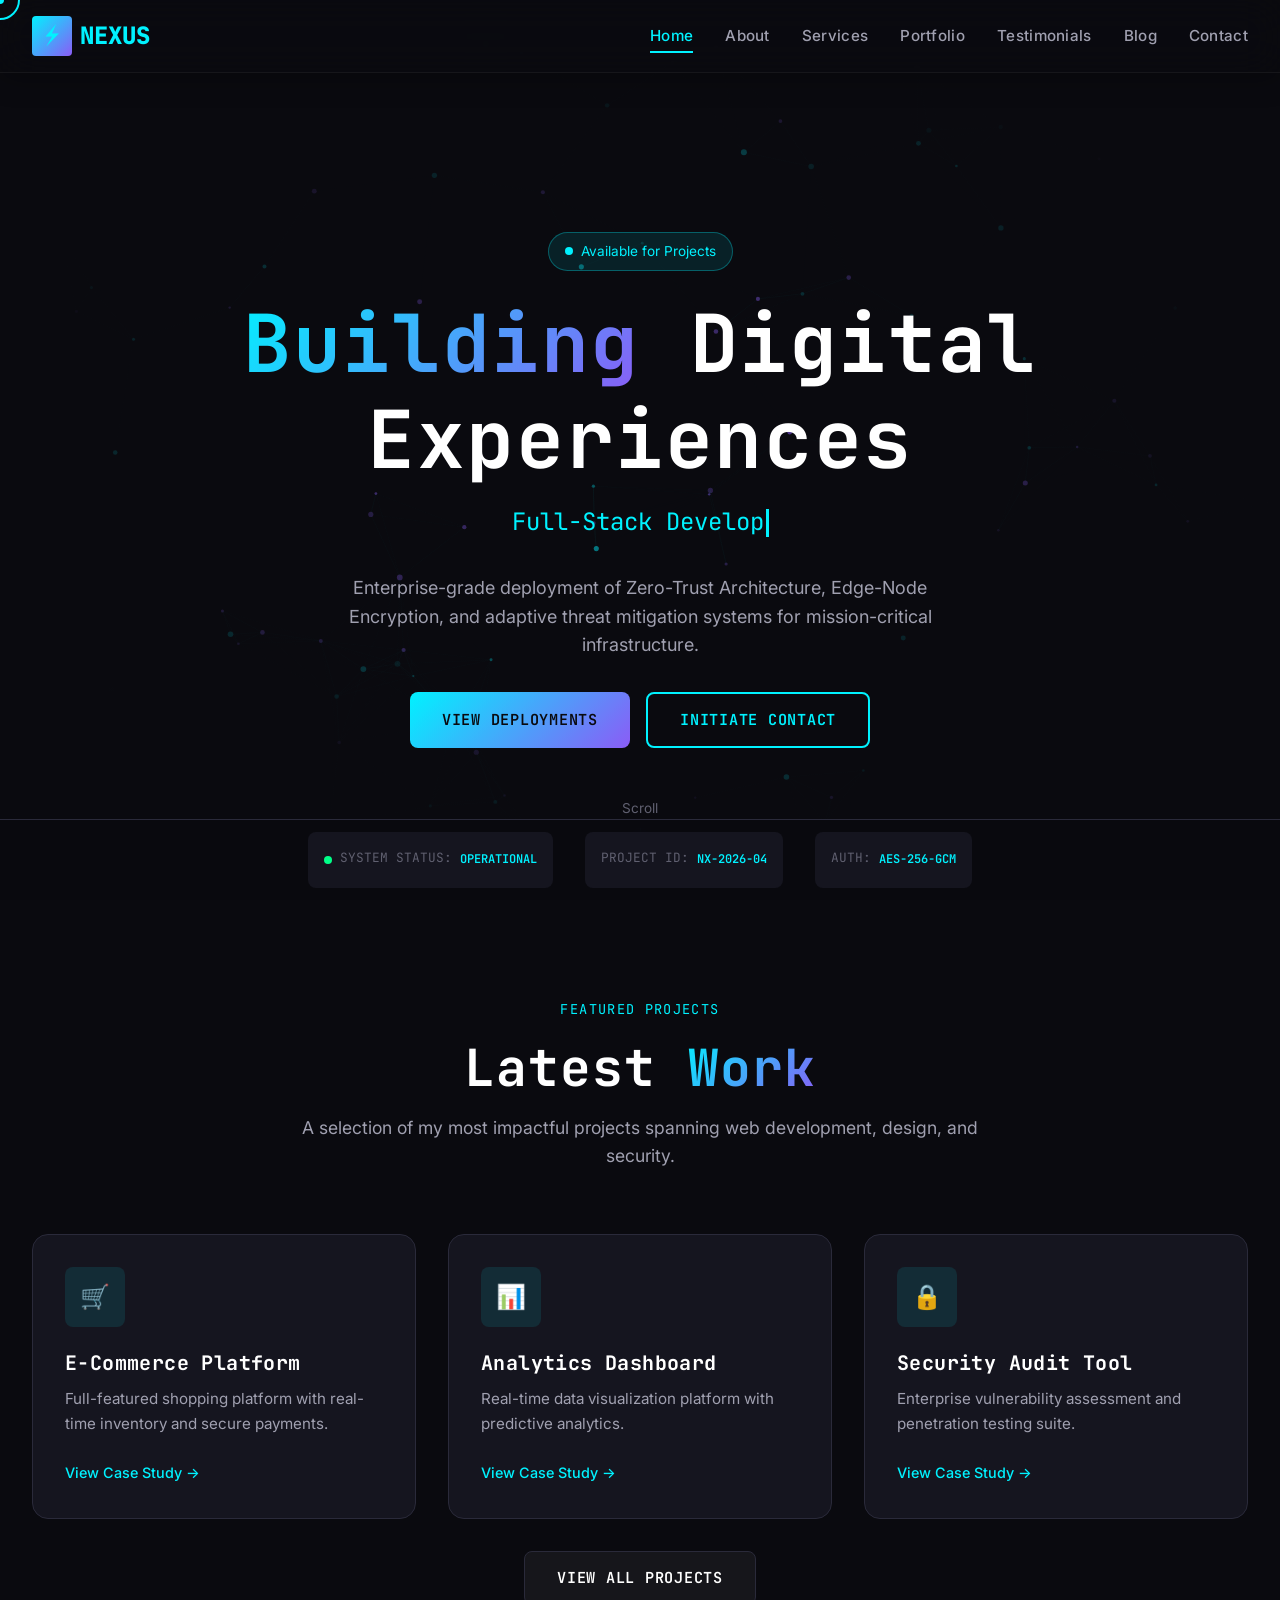
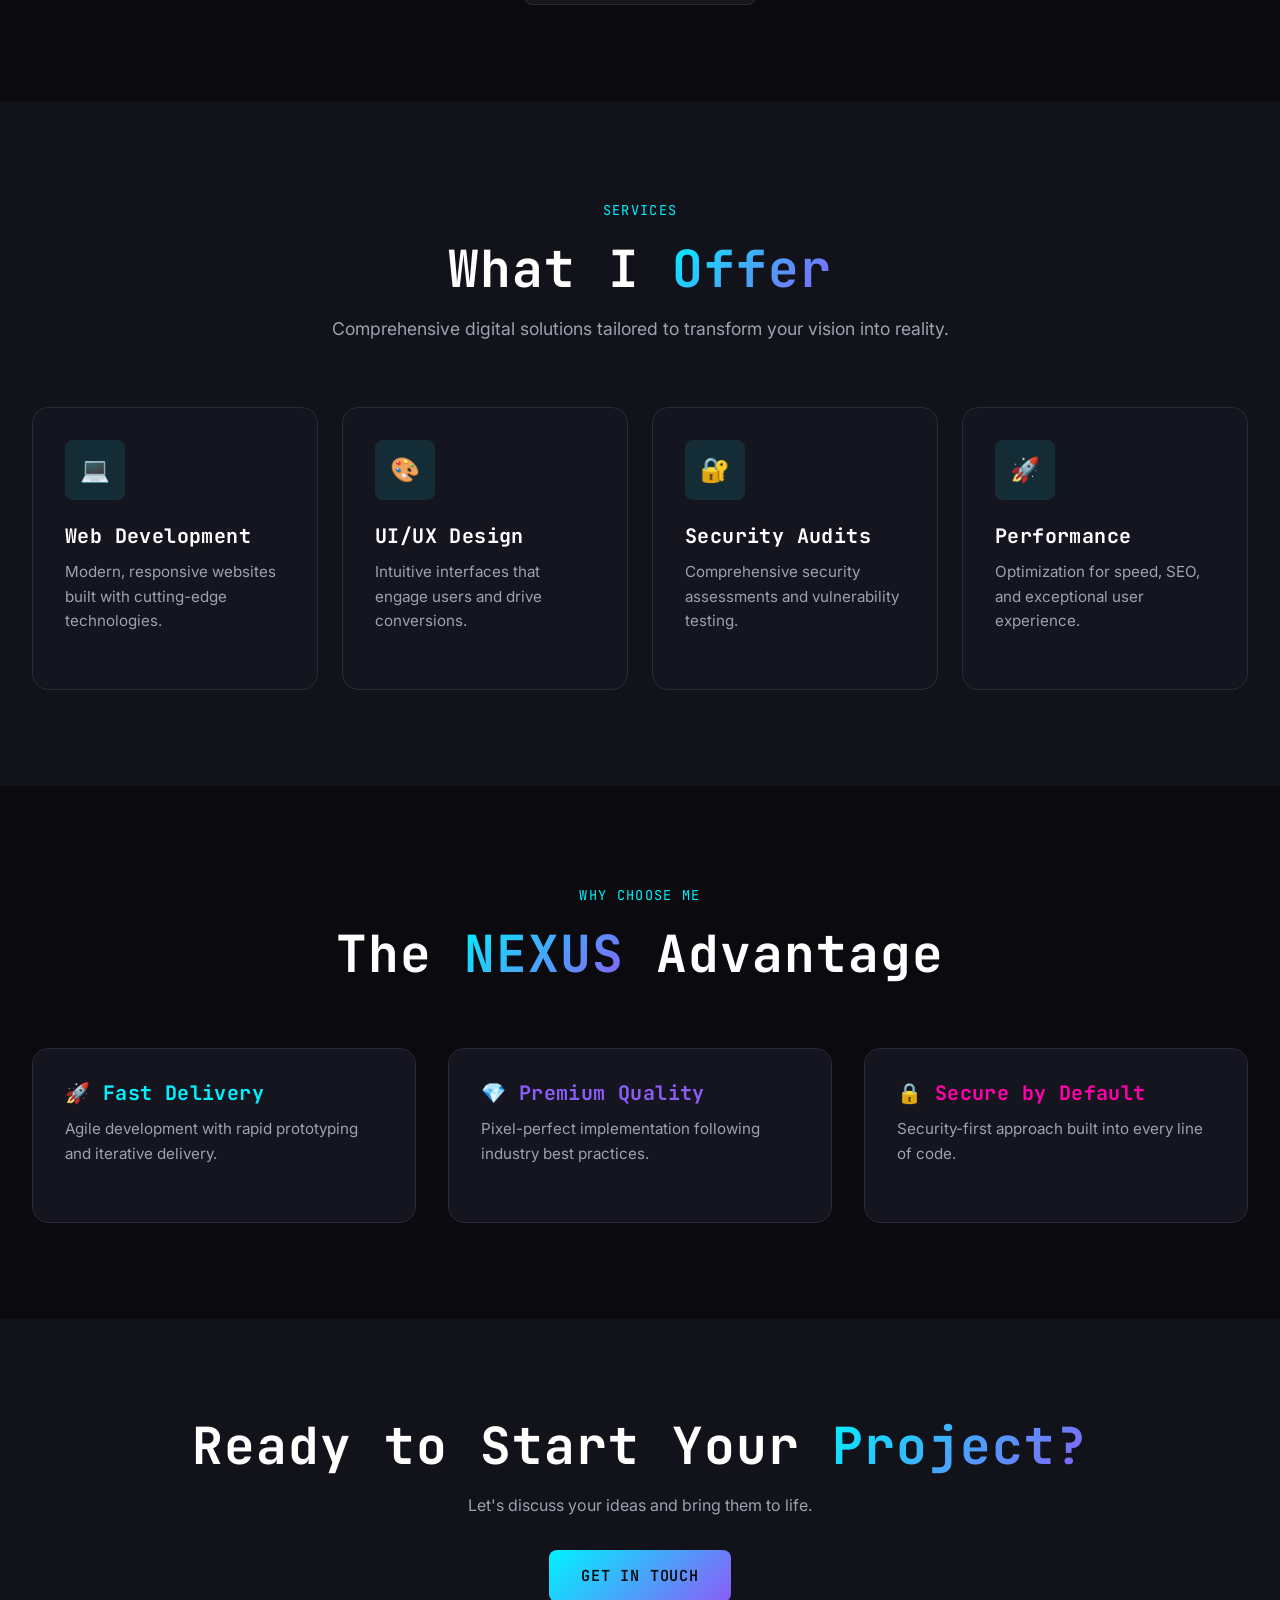
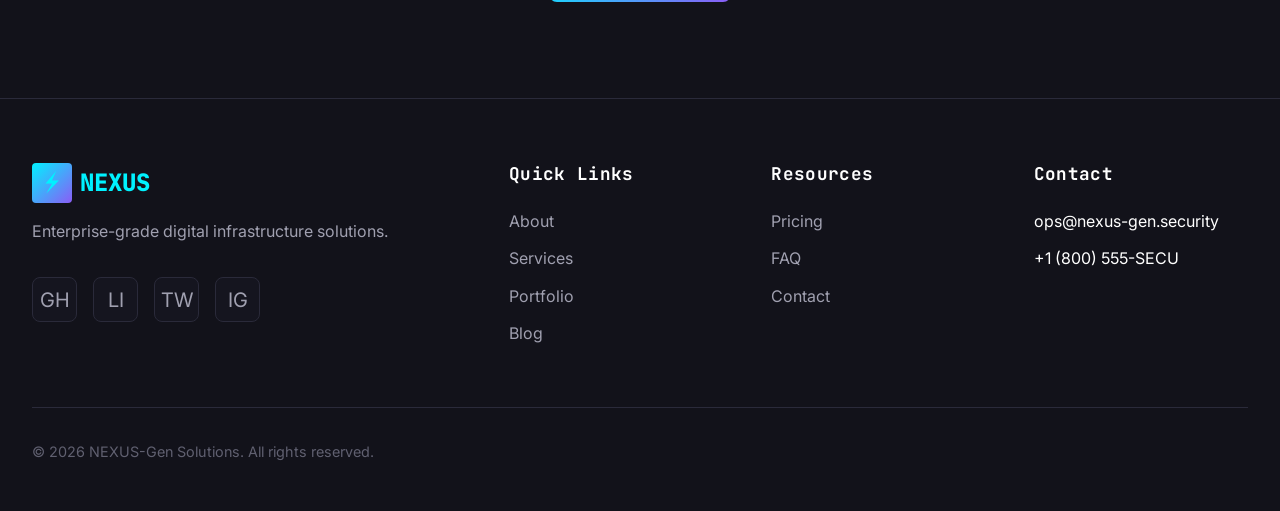
<file: index.html>
<!DOCTYPE html>
<html lang="en">
<head>
  <meta charset="UTF-8">
  <meta name="viewport" content="width=device-width, initial-scale=1.0">
  <title>NEXUS | Elite Portfolio</title>
  <link rel="stylesheet" href="css/main.css">
  <link rel="icon" href="data:image/svg+xml,<svg xmlns='http://www.w3.org/2000/svg' viewBox='0 0 100 100'><text y='.9em' font-size='90'>⚡</text></svg>">
</head>
<body class="has-meta-footer">
  <div class="cursor-dot"></div>
  <div class="cursor-outline"></div>

  <header class="header">
    <div class="container header-inner">
      <a href="index.html" class="logo">
        <div class="logo-icon">⚡</div>
        NEXUS
      </a>
      <nav class="nav">
        <a href="index.html" class="nav-link active">Home</a>
        <a href="about.html" class="nav-link">About</a>
        <a href="services.html" class="nav-link">Services</a>
        <a href="portfolio.html" class="nav-link">Portfolio</a>
        <a href="testimonial.html" class="nav-link">Testimonials</a>
        <a href="blog.html" class="nav-link">Blog</a>
        <a href="contact.html" class="nav-link">Contact</a>
      </nav>
      <button class="mobile-menu-btn">
        <span></span>
        <span></span>
        <span></span>
      </button>
    </div>
  </header>

  <section class="hero">
    <div class="hero-bg">
      <canvas id="particles-canvas"></canvas>
    </div>
    <div class="hero-bg-overlay"></div>
    <div class="container hero-content">
      <div class="hero-badge">
        <span class="hero-badge-dot"></span>
        Available for Projects
      </div>
      <h1 class="hero-title">
        <span class="text-gradient">Building</span> Digital<br>Experiences
      </h1>
      <p class="hero-subtitle">
        <span class="typing-text"></span><span class="cursor-caret"></span>
      </p>
      <p class="hero-description">
        Enterprise-grade deployment of Zero-Trust Architecture, Edge-Node Encryption, and adaptive threat mitigation systems for mission-critical infrastructure.
      </p>
      <div class="hero-buttons">
        <a href="portfolio.html" class="btn btn-primary">View Deployments</a>
        <a href="contact.html" class="btn btn-secondary">Initiate Contact</a>
      </div>
    </div>
    <div class="hero-scroll">
      <span>Scroll</span>
      <div class="hero-scroll-line"></div>
    </div>
  </section>

  <section class="section">
    <div class="container">
      <div class="section-header reveal">
        <span class="section-label">Featured Projects</span>
        <h2 class="section-title">Latest <span class="text-gradient">Work</span></h2>
        <p class="section-description">
          A selection of my most impactful projects spanning web development, design, and security.
        </p>
      </div>
      <div class="grid-3">
        <div class="card reveal delay-1">
          <div class="card-icon">🛒</div>
          <h3 class="card-title">E-Commerce Platform</h3>
          <p class="card-description">Full-featured shopping platform with real-time inventory and secure payments.</p>
          <a href="case-study-1.html" class="card-link">View Case Study →</a>
        </div>
        <div class="card reveal delay-2">
          <div class="card-icon">📊</div>
          <h3 class="card-title">Analytics Dashboard</h3>
          <p class="card-description">Real-time data visualization platform with predictive analytics.</p>
          <a href="case-study-2.html" class="card-link">View Case Study →</a>
        </div>
        <div class="card reveal delay-3">
          <div class="card-icon">🔒</div>
          <h3 class="card-title">Security Audit Tool</h3>
          <p class="card-description">Enterprise vulnerability assessment and penetration testing suite.</p>
          <a href="case-study-3.html" class="card-link">View Case Study →</a>
        </div>
      </div>
      <div class="text-center mt-4 reveal">
        <a href="portfolio.html" class="btn btn-ghost">View All Projects</a>
      </div>
    </div>
  </section>

  <section class="section" style="background: var(--bg-secondary);">
    <div class="container">
      <div class="section-header reveal">
        <span class="section-label">Services</span>
        <h2 class="section-title">What I <span class="text-gradient">Offer</span></h2>
        <p class="section-description">
          Comprehensive digital solutions tailored to transform your vision into reality.
        </p>
      </div>
      <div class="grid-4">
        <div class="card reveal delay-1">
          <div class="card-icon">💻</div>
          <h4 class="card-title">Web Development</h4>
          <p class="card-description">Modern, responsive websites built with cutting-edge technologies.</p>
        </div>
        <div class="card reveal delay-2">
          <div class="card-icon">🎨</div>
          <h4 class="card-title">UI/UX Design</h4>
          <p class="card-description">Intuitive interfaces that engage users and drive conversions.</p>
        </div>
        <div class="card reveal delay-3">
          <div class="card-icon">🔐</div>
          <h4 class="card-title">Security Audits</h4>
          <p class="card-description">Comprehensive security assessments and vulnerability testing.</p>
        </div>
        <div class="card reveal delay-4">
          <div class="card-icon">🚀</div>
          <h4 class="card-title">Performance</h4>
          <p class="card-description">Optimization for speed, SEO, and exceptional user experience.</p>
        </div>
      </div>
    </div>
  </section>

  <section class="section">
    <div class="container">
      <div class="section-header reveal">
        <span class="section-label">Why Choose Me</span>
        <h2 class="section-title">The <span class="text-gradient">NEXUS</span> Advantage</h2>
      </div>
      <div class="grid-3">
        <div class="card reveal delay-1">
          <h4 class="card-title text-cyan">🚀 Fast Delivery</h4>
          <p class="card-description">Agile development with rapid prototyping and iterative delivery.</p>
        </div>
        <div class="card reveal delay-2">
          <h4 class="card-title text-purple">💎 Premium Quality</h4>
          <p class="card-description">Pixel-perfect implementation following industry best practices.</p>
        </div>
        <div class="card reveal delay-3">
          <h4 class="card-title text-magenta">🔒 Secure by Default</h4>
          <p class="card-description">Security-first approach built into every line of code.</p>
        </div>
      </div>
    </div>
  </section>

  <section class="section" style="background: var(--bg-secondary);">
    <div class="container text-center">
      <h2 class="reveal">Ready to Start Your <span class="text-gradient">Project?</span></h2>
      <p class="mt-2 mb-4 reveal delay-1">Let's discuss your ideas and bring them to life.</p>
      <a href="contact.html" class="btn btn-primary reveal delay-2">Get in Touch</a>
    </div>
  </section>

  <footer class="footer">
    <div class="container">
      <div class="footer-grid">
        <div class="footer-brand">
          <a href="index.html" class="logo">
            <div class="logo-icon">⚡</div>
            NEXUS
          </a>
          <p>Enterprise-grade digital infrastructure solutions.</p>
          <div class="social-links">
            <a href="#" class="social-link">GH</a>
            <a href="#" class="social-link">LI</a>
            <a href="#" class="social-link">TW</a>
            <a href="#" class="social-link">IG</a>
          </div>
        </div>
        <div class="footer-col">
          <h4 class="footer-title">Quick Links</h4>
          <ul class="footer-links">
            <li><a href="about.html">About</a></li>
            <li><a href="services.html">Services</a></li>
            <li><a href="portfolio.html">Portfolio</a></li>
            <li><a href="blog.html">Blog</a></li>
          </ul>
        </div>
        <div class="footer-col">
          <h4 class="footer-title">Resources</h4>
          <ul class="footer-links">
            <li><a href="pricing.html">Pricing</a></li>
            <li><a href="faq.html">FAQ</a></li>
            <li><a href="contact.html">Contact</a></li>
          </ul>
        </div>
        <div class="footer-col">
          <h4 class="footer-title">Contact</h4>
          <ul class="footer-links">
            <li>ops@nexus-gen.security</li>
            <li>+1 (800) 555-SECU</li>
          </ul>
        </div>
      </div>
      <div class="footer-bottom">
        <p class="footer-copyright">© 2026 NEXUS-Gen Solutions. All rights reserved.</p>
      </div>
    </div>
  </footer>

  <div class="project-meta-footer">
    <div class="container project-meta-inner">
      <div class="meta-item">
        <span class="status-indicator"><span class="status-dot"></span></span>
        <span class="meta-label">SYSTEM STATUS:</span>
        <span class="meta-value">OPERATIONAL</span>
      </div>
      <div class="meta-item">
        <span class="meta-label">PROJECT ID:</span>
        <span class="meta-value">NX-2026-04</span>
      </div>
      <div class="meta-item">
        <span class="meta-label">AUTH:</span>
        <span class="meta-value">AES-256-GCM</span>
      </div>
    </div>
  </div>

  <script src="js/main.js"></script>
</body>
</html>
</file>
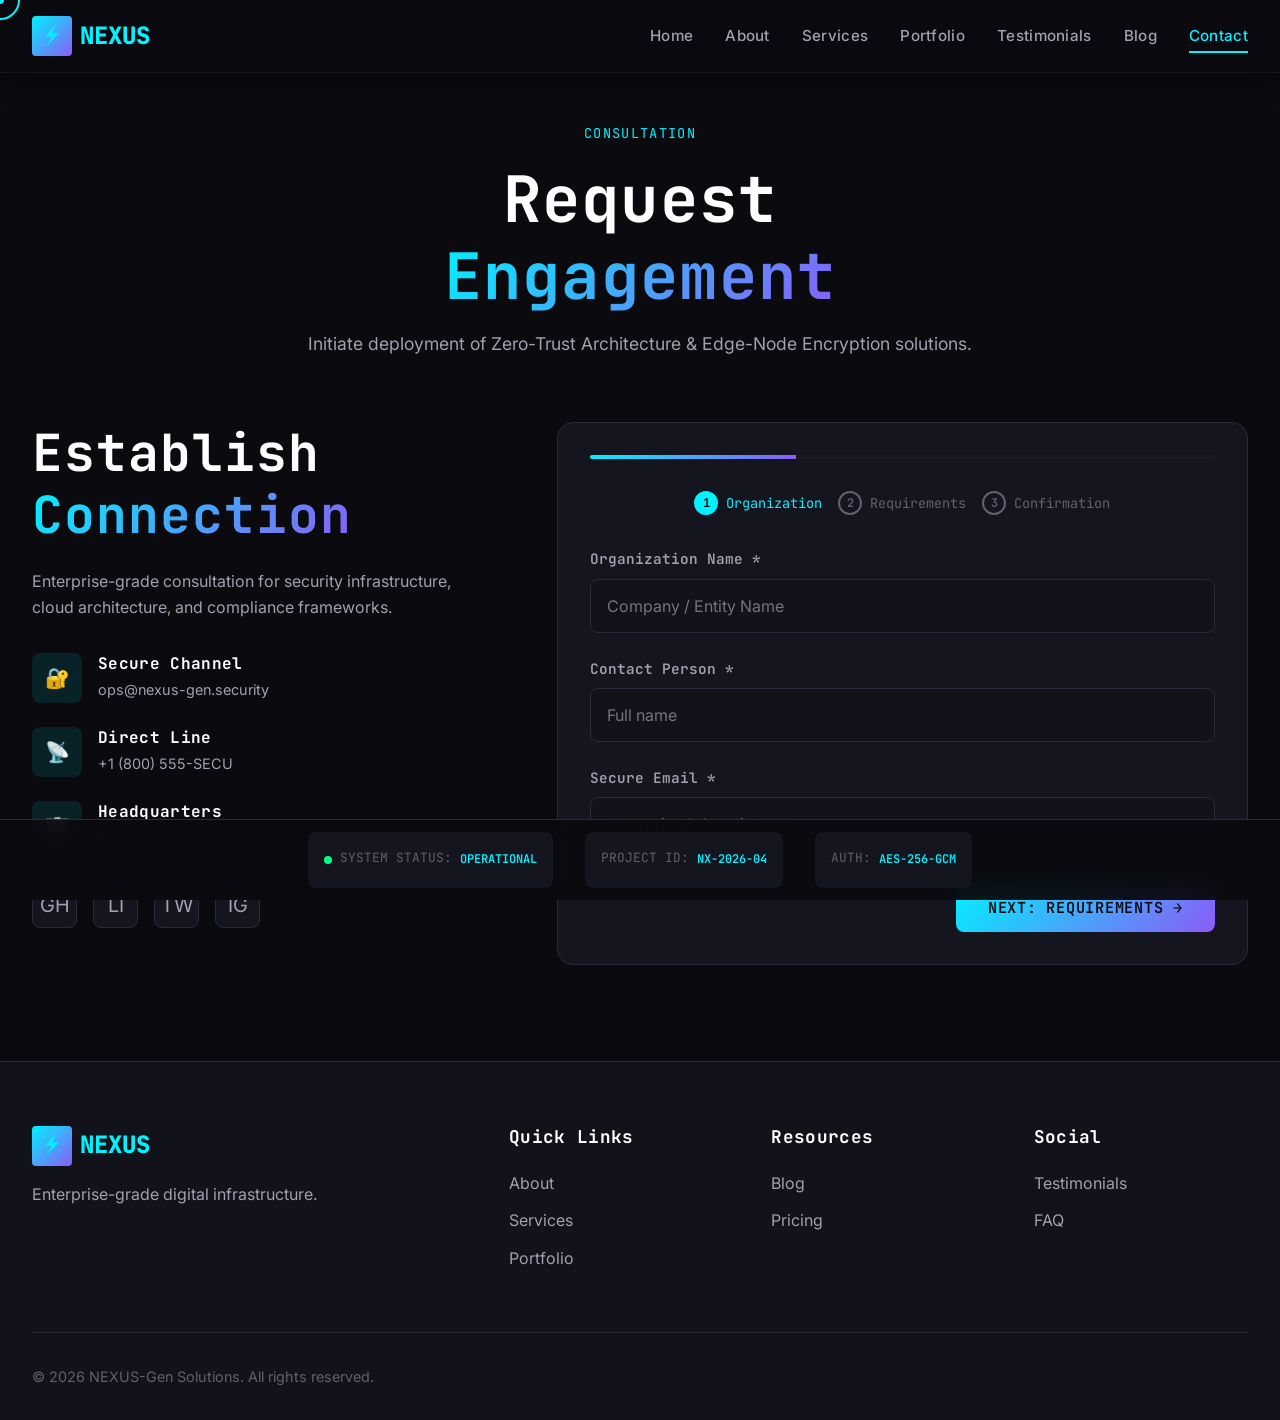
<file: contact.html>
<!DOCTYPE html>
<html lang="en">
<head>
  <meta charset="UTF-8">
  <meta name="viewport" content="width=device-width, initial-scale=1.0">
  <title>Consultation Request | NEXUS-Gen Solutions</title>
  <link rel="stylesheet" href="css/main.css">
  <link rel="icon" href="data:image/svg+xml,<svg xmlns='http://www.w3.org/2000/svg' viewBox='0 0 100 100'><text y='.9em' font-size='90'>⚡</text></svg>">
</head>
<body>
  <div class="cursor-dot"></div>
  <div class="cursor-outline"></div>

  <header class="header">
    <div class="container header-inner">
      <a href="index.html" class="logo"><div class="logo-icon">⚡</div>NEXUS</a>
      <nav class="nav">
        <a href="index.html" class="nav-link">Home</a>
        <a href="about.html" class="nav-link">About</a>
        <a href="services.html" class="nav-link">Services</a>
        <a href="portfolio.html" class="nav-link">Portfolio</a>
        <a href="testimonial.html" class="nav-link">Testimonials</a>
        <a href="blog.html" class="nav-link">Blog</a>
        <a href="contact.html" class="nav-link active">Contact</a>
      </nav>
      <button class="mobile-menu-btn"><span></span><span></span><span></span></button>
    </div>
  </header>

  <section class="contact-hero" style="padding-bottom: 6rem;">
    <div class="container">
      <div class="section-header reveal">
        <span class="section-label">Consultation</span>
        <h1 class="section-title">Request <span class="text-gradient">Engagement</span></h1>
        <p class="section-description">Initiate deployment of Zero-Trust Architecture & Edge-Node Encryption solutions.</p>
      </div>
      <div class="contact-grid">
        <div class="contact-info reveal-left">
          <h2>Establish <span class="text-gradient">Connection</span></h2>
          <p>Enterprise-grade consultation for security infrastructure, cloud architecture, and compliance frameworks.</p>
          <div class="contact-details">
            <div class="contact-item">
              <div class="contact-icon">🔐</div>
              <div class="contact-text"><h4>Secure Channel</h4><p>ops@nexus-gen.security</p></div>
            </div>
            <div class="contact-item">
              <div class="contact-icon">📡</div>
              <div class="contact-text"><h4>Direct Line</h4><p>+1 (800) 555-SECU</p></div>
            </div>
            <div class="contact-item">
              <div class="contact-icon">🏢</div>
              <div class="contact-text"><h4>Headquarters</h4><p>Fort Knox Industrial Complex</p></div>
            </div>
          </div>
          <div class="social-links">
            <a href="#" class="social-link">GH</a>
            <a href="#" class="social-link">LI</a>
            <a href="#" class="social-link">TW</a>
            <a href="#" class="social-link">IG</a>
          </div>
        </div>
        
        <div class="consultation-form reveal-right">
          <form id="consultation-form">
            <div class="form-progress">
              <div class="form-progress-bar" style="width: 33%;"></div>
            </div>
            
            <div class="form-steps">
              <div class="step-indicator active">
                <span class="step-number">1</span>
                <span>Organization</span>
              </div>
              <div class="step-indicator">
                <span class="step-number">2</span>
                <span>Requirements</span>
              </div>
              <div class="step-indicator">
                <span class="step-number">3</span>
                <span>Confirmation</span>
              </div>
            </div>
            
            <!-- Step 1: Organization -->
            <div class="form-step active" data-step="1">
              <div class="form-group">
                <label class="form-label" for="organization">Organization Name *</label>
                <input type="text" id="organization" class="form-input" placeholder="Company / Entity Name" required>
                <span class="form-error">Organization name is required</span>
              </div>
              <div class="form-group">
                <label class="form-label" for="contact-name">Contact Person *</label>
                <input type="text" id="contact-name" class="form-input" placeholder="Full name" required>
                <span class="form-error">Contact name is required</span>
              </div>
              <div class="form-group">
                <label class="form-label" for="contact-email">Secure Email *</label>
                <input type="email" id="contact-email" class="form-input" placeholder="enterprise@domain.com" required>
                <span class="form-error">Valid enterprise email required</span>
              </div>
              <div class="form-navigation">
                <div></div>
                <button type="button" class="btn btn-primary btn-next">Next: Requirements →</button>
              </div>
            </div>
            
            <!-- Step 2: Requirements -->
            <div class="form-step" data-step="2">
              <div class="form-group">
                <label class="form-label">Budget Range *</label>
                <div class="radio-group">
                  <div class="radio-card">
                    <input type="radio" name="budget" id="budget-1" value="5k-15k">
                    <label for="budget-1">$5K - $15K</label>
                  </div>
                  <div class="radio-card">
                    <input type="radio" name="budget" id="budget-2" value="15k-30k">
                    <label for="budget-2">$15K - $30K</label>
                  </div>
                  <div class="radio-card">
                    <input type="radio" name="budget" id="budget-3" value="30k-50k">
                    <label for="budget-3">$30K - $50K</label>
                  </div>
                  <div class="radio-card">
                    <input type="radio" name="budget" id="budget-4" value="50k+">
                    <label for="budget-4">$50K+</label>
                  </div>
                </div>
              </div>
              <div class="form-group">
                <label class="form-label" for="service-tier">Service Tier *</label>
                <select id="service-tier" class="form-select" required>
                  <option value="">Select Deployment Tier</option>
                  <option value="core">Core - Essential Security Posture</option>
                  <option value="enterprise">Enterprise - Full Infrastructure</option>
                  <option value="custom">Custom - Tailored Architecture</option>
                </select>
                <span class="form-error">Service tier selection required</span>
              </div>
              <div class="form-group">
                <label class="form-label" for="project-details">Project Specifications</label>
                <textarea id="project-details" class="form-textarea" placeholder="Describe technical requirements, compliance needs, timeline..."></textarea>
              </div>
              <div class="form-navigation">
                <button type="button" class="btn btn-ghost btn-prev">← Previous</button>
                <button type="button" class="btn btn-primary btn-next">Next: Confirm →</button>
              </div>
            </div>
            
            <!-- Step 3: Confirmation -->
            <div class="form-step" data-step="3">
              <div class="form-group">
                <label class="form-label" for="timeline">Preferred Timeline</label>
                <select id="timeline" class="form-select">
                  <option value="immediate">Immediate Deployment</option>
                  <option value="1-2months">1-2 Months</option>
                  <option value="3-6months">3-6 Months</option>
                  <option value="flexible">Flexible</option>
                </select>
              </div>
              <div class="form-group">
                <label class="form-label" for="referral">Referral Source</label>
                <input type="text" id="referral" class="form-input" placeholder="How did you hear about us?">
              </div>
              <div class="form-group">
                <div class="radio-card" style="margin-top: 1rem;">
                  <input type="checkbox" id="nda-required">
                  <label for="nda-required">Request NDA Protection</label>
                </div>
              </div>
              <div class="form-navigation">
                <button type="button" class="btn btn-ghost btn-prev">← Previous</button>
                <button type="submit" class="form-submit">Submit Consultation Request</button>
              </div>
            </div>
          </form>
          
          <div class="form-success">
            <div class="success-icon">✓</div>
            <h3 class="success-title">Request Received</h3>
            <p class="success-text">Engagement ID: NX-2026-04-XXXX. Secure response within 4 hours.</p>
          </div>
        </div>
      </div>
    </div>
  </section>

  <div class="project-meta-footer">
    <div class="container project-meta-inner">
      <div class="meta-item">
        <span class="status-indicator"><span class="status-dot"></span></span>
        <span class="meta-label">SYSTEM STATUS:</span>
        <span class="meta-value">OPERATIONAL</span>
      </div>
      <div class="meta-item">
        <span class="meta-label">PROJECT ID:</span>
        <span class="meta-value">NX-2026-04</span>
      </div>
      <div class="meta-item">
        <span class="meta-label">AUTH:</span>
        <span class="meta-value">AES-256-GCM</span>
      </div>
    </div>
  </div>

  <footer class="footer">
    <div class="container">
      <div class="footer-grid">
        <div class="footer-brand"><a href="index.html" class="logo"><div class="logo-icon">⚡</div>NEXUS</a><p>Enterprise-grade digital infrastructure.</p></div>
        <div class="footer-col"><h4 class="footer-title">Quick Links</h4><ul class="footer-links"><li><a href="about.html">About</a></li><li><a href="services.html">Services</a></li><li><a href="portfolio.html">Portfolio</a></li></ul></div>
        <div class="footer-col"><h4 class="footer-title">Resources</h4><ul class="footer-links"><li><a href="blog.html">Blog</a></li><li><a href="pricing.html">Pricing</a></li></ul></div>
        <div class="footer-col"><h4 class="footer-title">Social</h4><ul class="footer-links"><li><a href="testimonial.html">Testimonials</a></li><li><a href="faq.html">FAQ</a></li></ul></div>
      </div>
      <div class="footer-bottom"><p class="footer-copyright">© 2026 NEXUS-Gen Solutions. All rights reserved.</p></div>
    </div>
  </footer>
  <script src="js/main.js"></script>
  <script>
    document.addEventListener('DOMContentLoaded', () => {
      const form = document.getElementById('consultation-form');
      const steps = document.querySelectorAll('.form-step');
      const stepIndicators = document.querySelectorAll('.step-indicator');
      const progressBar = document.querySelector('.form-progress-bar');
      const formSuccess = document.querySelector('.form-success');
      let currentStep = 1;
      
      const nextBtns = document.querySelectorAll('.btn-next');
      const prevBtns = document.querySelectorAll('.btn-prev');
      
      function updateProgress(step) {
        const progress = (step / 3) * 100;
        progressBar.style.width = progress + '%';
        
        stepIndicators.forEach((indicator, index) => {
          indicator.classList.remove('active', 'completed');
          if (index + 1 < step) {
            indicator.classList.add('completed');
          } else if (index + 1 === step) {
            indicator.classList.add('active');
          }
        });
      }
      
      function validateStep(step) {
        let isValid = true;
        const currentStepEl = document.querySelector(`.form-step[data-step="${step}"]`);
        const requiredFields = currentStepEl.querySelectorAll('[required]');
        
        requiredFields.forEach(field => {
          if (!field.value.trim()) {
            field.classList.add('error');
            const errorEl = field.parentElement.querySelector('.form-error');
            if (errorEl) errorEl.classList.add('show');
            isValid = false;
          } else {
            field.classList.remove('error');
            const errorEl = field.parentElement.querySelector('.form-error');
            if (errorEl) errorEl.classList.remove('show');
          }
        });
        
        if (step === 2) {
          const budgetSelected = document.querySelector('input[name="budget"]:checked');
          if (!budgetSelected) {
            isValid = false;
            const radioGroup = document.querySelector('.radio-group');
            if (radioGroup) {
              radioGroup.style.border = '1px solid #ff00aa';
              setTimeout(() => radioGroup.style.border = 'none', 2000);
            }
          }
        }
        
        return isValid;
      }
      
      nextBtns.forEach(btn => {
        btn.addEventListener('click', () => {
          if (validateStep(currentStep)) {
            if (currentStep < 3) {
              currentStep++;
              steps.forEach(step => step.classList.remove('active'));
              document.querySelector(`.form-step[data-step="${currentStep}"]`).classList.add('active');
              updateProgress(currentStep);
            }
          }
        });
      });
      
      prevBtns.forEach(btn => {
        btn.addEventListener('click', () => {
          if (currentStep > 1) {
            currentStep--;
            steps.forEach(step => step.classList.remove('active'));
            document.querySelector(`.form-step[data-step="${currentStep}"]`).classList.add('active');
            updateProgress(currentStep);
          }
        });
      });
      
      form.addEventListener('submit', (e) => {
        e.preventDefault();
        
        if (validateStep(currentStep)) {
          const formData = {
            organization: document.getElementById('organization').value,
            contactName: document.getElementById('contact-name').value,
            email: document.getElementById('contact-email').value,
            budget: document.querySelector('input[name="budget"]:checked')?.value,
            serviceTier: document.getElementById('service-tier').value,
            projectDetails: document.getElementById('project-details').value,
            timeline: document.getElementById('timeline').value,
            referral: document.getElementById('referral').value,
            NDA: document.getElementById('nda-required').checked,
            timestamp: new Date().toISOString()
          };
          
          localStorage.setItem('consultationRequest', JSON.stringify(formData));
          
          form.style.display = 'none';
          formSuccess.classList.add('show');
        }
      });
    });
  </script>
</body>
</html>
</file>
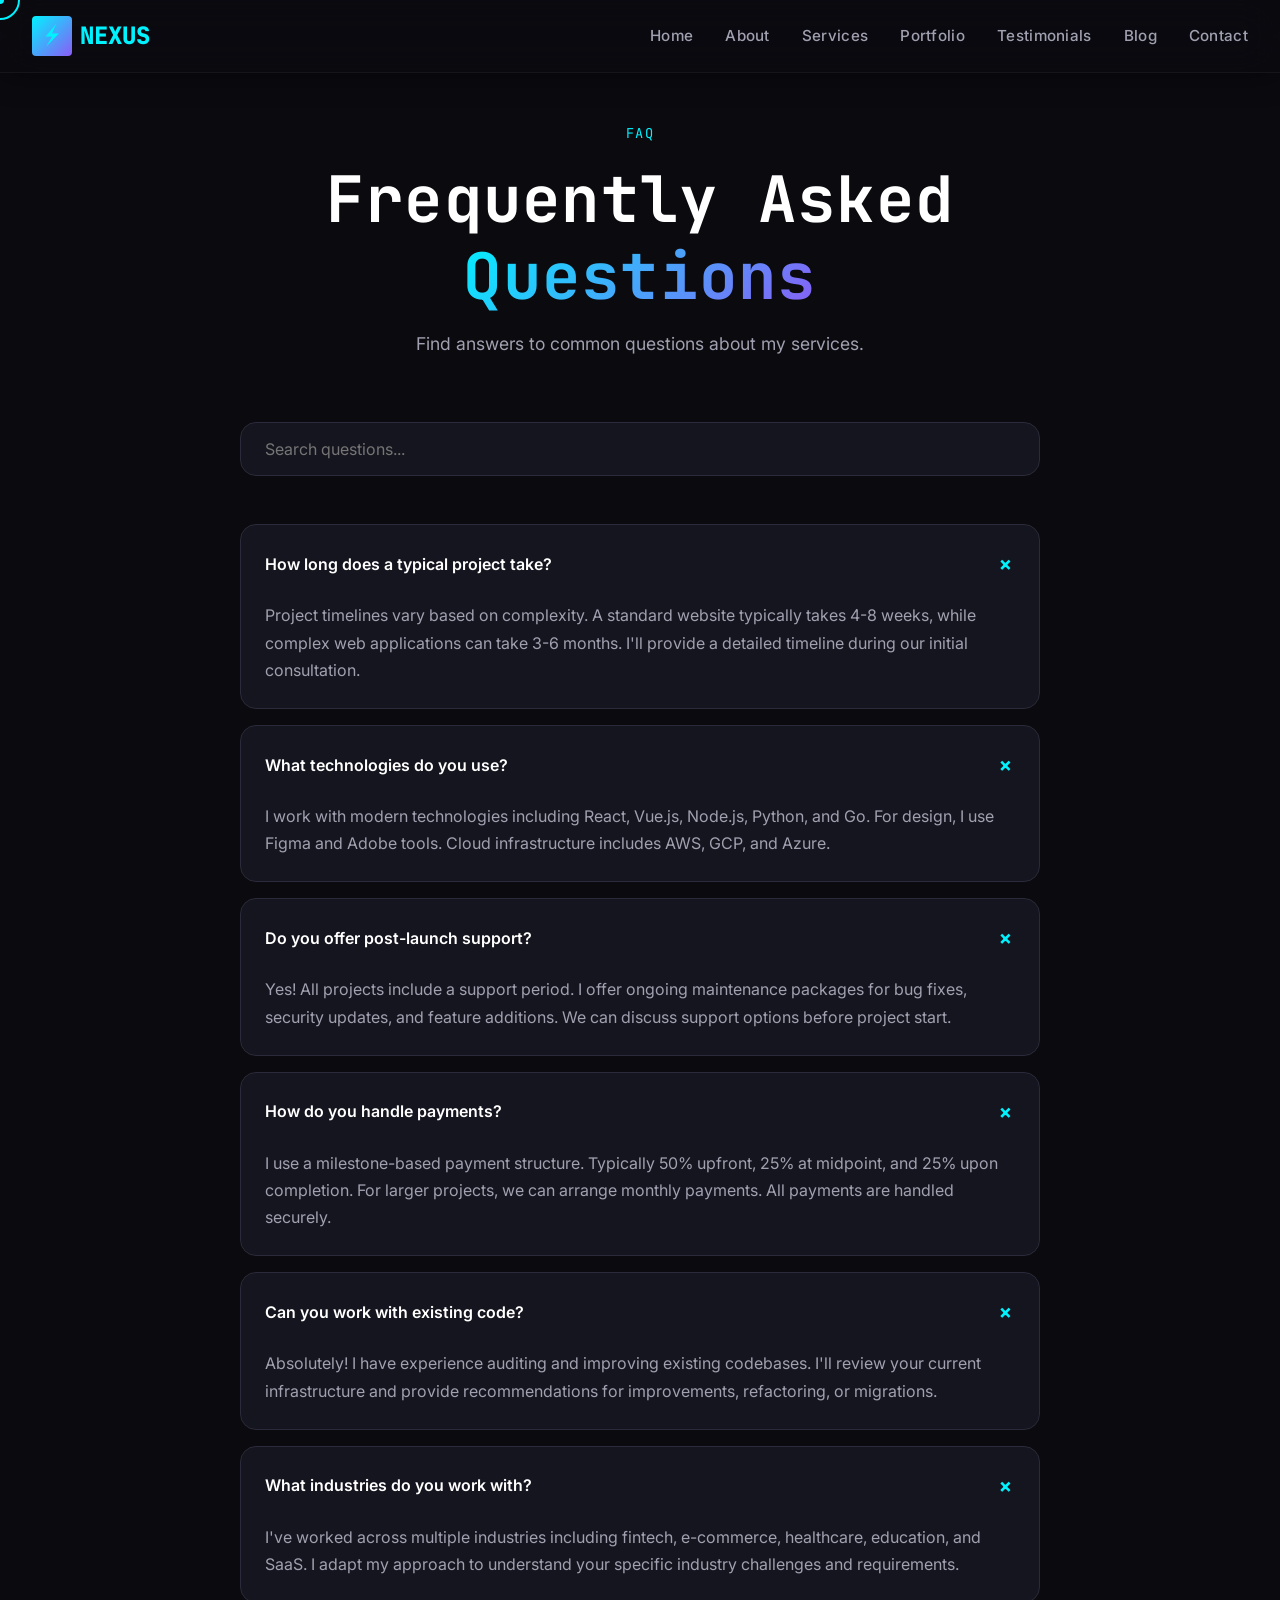
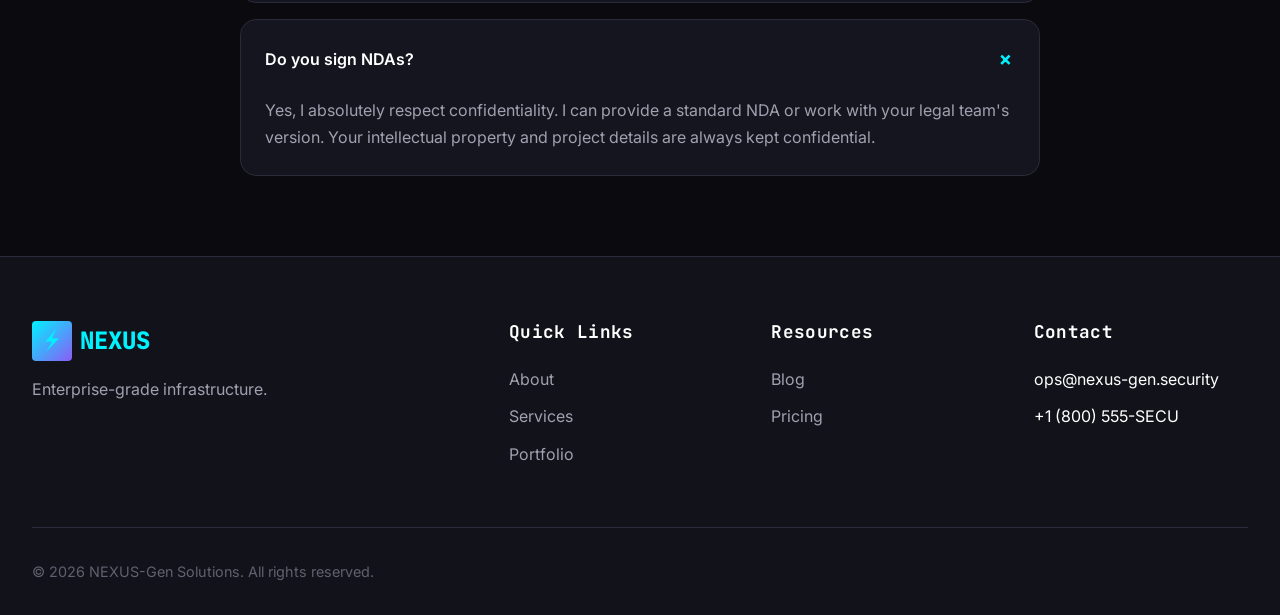
<file: faq.html>
<!DOCTYPE html>
<html lang="en">
<head>
  <meta charset="UTF-8">
  <meta name="viewport" content="width=device-width, initial-scale=1.0">
  <title>FAQ | NEXUS</title>
  <link rel="stylesheet" href="css/main.css">
  <link rel="icon" href="data:image/svg+xml,<svg xmlns='http://www.w3.org/2000/svg' viewBox='0 0 100 100'><text y='.9em' font-size='90'>⚡</text></svg>">
</head>
<body>
  <div class="cursor-dot"></div>
  <div class="cursor-outline"></div>

  <header class="header">
    <div class="container header-inner">
      <a href="index.html" class="logo"><div class="logo-icon">⚡</div>NEXUS</a>
      <nav class="nav">
        <a href="index.html" class="nav-link">Home</a>
        <a href="about.html" class="nav-link">About</a>
        <a href="services.html" class="nav-link">Services</a>
        <a href="portfolio.html" class="nav-link">Portfolio</a>
        <a href="testimonial.html" class="nav-link">Testimonials</a>
        <a href="blog.html" class="nav-link">Blog</a>
        <a href="contact.html" class="nav-link">Contact</a>
      </nav>
      <button class="mobile-menu-btn"><span></span><span></span><span></span></button>
    </div>
  </header>

  <section class="faq-hero">
    <div class="container">
      <div class="section-header reveal">
        <span class="section-label">FAQ</span>
        <h1 class="section-title">Frequently Asked <span class="text-gradient">Questions</span></h1>
        <p class="section-description">Find answers to common questions about my services.</p>
      </div>
      <div class="faq-container">
        <div class="faq-search reveal">
          <input type="text" placeholder="Search questions...">
        </div>
        <div class="faq-item reveal">
          <button class="faq-question">How long does a typical project take?<span class="faq-icon">+</span></button>
          <div class="faq-answer">
            <p class="faq-answer-content">Project timelines vary based on complexity. A standard website typically takes 4-8 weeks, while complex web applications can take 3-6 months. I'll provide a detailed timeline during our initial consultation.</p>
          </div>
        </div>
        <div class="faq-item reveal delay-1">
          <button class="faq-question">What technologies do you use?<span class="faq-icon">+</span></button>
          <div class="faq-answer">
            <p class="faq-answer-content">I work with modern technologies including React, Vue.js, Node.js, Python, and Go. For design, I use Figma and Adobe tools. Cloud infrastructure includes AWS, GCP, and Azure.</p>
          </div>
        </div>
        <div class="faq-item reveal delay-2">
          <button class="faq-question">Do you offer post-launch support?<span class="faq-icon">+</span></button>
          <div class="faq-answer">
            <p class="faq-answer-content">Yes! All projects include a support period. I offer ongoing maintenance packages for bug fixes, security updates, and feature additions. We can discuss support options before project start.</p>
          </div>
        </div>
        <div class="faq-item reveal delay-3">
          <button class="faq-question">How do you handle payments?<span class="faq-icon">+</span></button>
          <div class="faq-answer">
            <p class="faq-answer-content">I use a milestone-based payment structure. Typically 50% upfront, 25% at midpoint, and 25% upon completion. For larger projects, we can arrange monthly payments. All payments are handled securely.</p>
          </div>
        </div>
        <div class="faq-item reveal delay-4">
          <button class="faq-question">Can you work with existing code?<span class="faq-icon">+</span></button>
          <div class="faq-answer">
            <p class="faq-answer-content">Absolutely! I have experience auditing and improving existing codebases. I'll review your current infrastructure and provide recommendations for improvements, refactoring, or migrations.</p>
          </div>
        </div>
        <div class="faq-item reveal delay-5">
          <button class="faq-question">What industries do you work with?<span class="faq-icon">+</span></button>
          <div class="faq-answer">
            <p class="faq-answer-content">I've worked across multiple industries including fintech, e-commerce, healthcare, education, and SaaS. I adapt my approach to understand your specific industry challenges and requirements.</p>
          </div>
        </div>
        <div class="faq-item reveal delay-6">
          <button class="faq-question">Do you sign NDAs?<span class="faq-icon">+</span></button>
          <div class="faq-answer">
            <p class="faq-answer-content">Yes, I absolutely respect confidentiality. I can provide a standard NDA or work with your legal team's version. Your intellectual property and project details are always kept confidential.</p>
          </div>
        </div>
      </div>
    </div>
  </section>

  <footer class="footer">
    <div class="container">
      <div class="footer-grid">
        <div class="footer-brand"><a href="index.html" class="logo"><div class="logo-icon">⚡</div>NEXUS</a><p>Enterprise-grade infrastructure.</p></div>
        <div class="footer-col"><h4 class="footer-title">Quick Links</h4><ul class="footer-links"><li><a href="about.html">About</a></li><li><a href="services.html">Services</a></li><li><a href="portfolio.html">Portfolio</a></li></ul></div>
        <div class="footer-col"><h4 class="footer-title">Resources</h4><ul class="footer-links"><li><a href="blog.html">Blog</a></li><li><a href="pricing.html">Pricing</a></li></ul></div>
        <div class="footer-col"><h4 class="footer-title">Contact</h4><ul class="footer-links"><li>ops@nexus-gen.security</li><li>+1 (800) 555-SECU</li></ul></div>
      </div>
      <div class="footer-bottom"><p class="footer-copyright">© 2026 NEXUS-Gen Solutions. All rights reserved.</p></div>
    </div>
  </footer>
  <script src="js/main.js"></script>
</body>
</html>
</file>
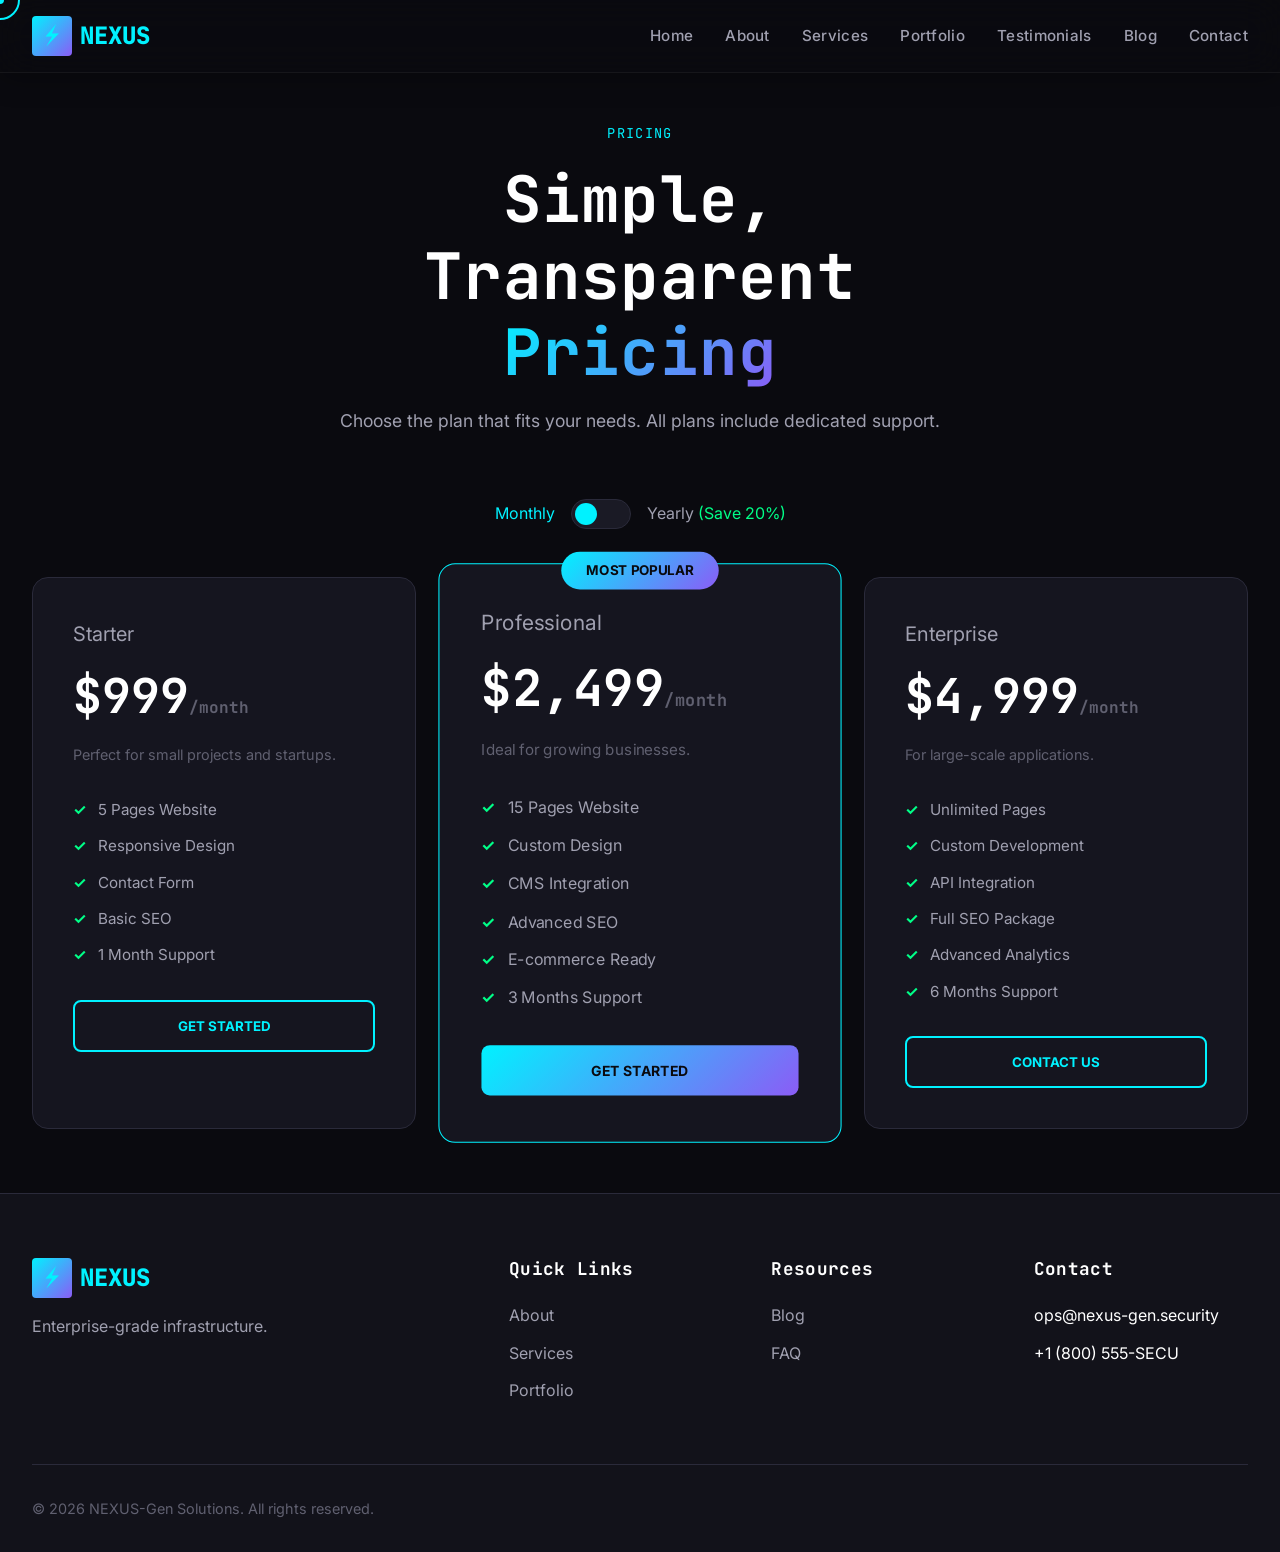
<file: pricing.html>
<!DOCTYPE html>
<html lang="en">
<head>
  <meta charset="UTF-8">
  <meta name="viewport" content="width=device-width, initial-scale=1.0">
  <title>Pricing | NEXUS</title>
  <link rel="stylesheet" href="css/main.css">
  <link rel="icon" href="data:image/svg+xml,<svg xmlns='http://www.w3.org/2000/svg' viewBox='0 0 100 100'><text y='.9em' font-size='90'>⚡</text></svg>">
</head>
<body>
  <div class="cursor-dot"></div>
  <div class="cursor-outline"></div>

  <header class="header">
    <div class="container header-inner">
      <a href="index.html" class="logo"><div class="logo-icon">⚡</div>NEXUS</a>
      <nav class="nav">
        <a href="index.html" class="nav-link">Home</a>
        <a href="about.html" class="nav-link">About</a>
        <a href="services.html" class="nav-link">Services</a>
        <a href="portfolio.html" class="nav-link">Portfolio</a>
        <a href="testimonial.html" class="nav-link">Testimonials</a>
        <a href="blog.html" class="nav-link">Blog</a>
        <a href="contact.html" class="nav-link">Contact</a>
      </nav>
      <button class="mobile-menu-btn"><span></span><span></span><span></span></button>
    </div>
  </header>

  <section class="pricing-hero">
    <div class="container">
      <div class="section-header reveal">
        <span class="section-label">Pricing</span>
        <h1 class="section-title">Simple, Transparent <span class="text-gradient">Pricing</span></h1>
        <p class="section-description">Choose the plan that fits your needs. All plans include dedicated support.</p>
      </div>
      <div class="pricing-toggle reveal">
        <span class="toggle-label active">Monthly</span>
        <div class="toggle-switch"></div>
        <span class="toggle-label">Yearly <span class="text-green">(Save 20%)</span></span>
      </div>
      <div class="pricing-grid">
        <div class="pricing-card reveal">
          <div class="pricing-tier">Starter</div>
          <div class="pricing-price price-monthly">$999<span>/month</span></div>
          <div class="pricing-price price-yearly" style="display: none;">$799<span>/month</span></div>
          <p class="pricing-description">Perfect for small projects and startups.</p>
          <ul class="pricing-features">
            <li>5 Pages Website</li>
            <li>Responsive Design</li>
            <li>Contact Form</li>
            <li>Basic SEO</li>
            <li>1 Month Support</li>
          </ul>
          <button class="pricing-btn">Get Started</button>
        </div>
        <div class="pricing-card featured reveal delay-1">
          <span class="pricing-badge">Most Popular</span>
          <div class="pricing-tier">Professional</div>
          <div class="pricing-price price-monthly">$2,499<span>/month</span></div>
          <div class="pricing-price price-yearly" style="display: none;">$1,999<span>/month</span></div>
          <p class="pricing-description">Ideal for growing businesses.</p>
          <ul class="pricing-features">
            <li>15 Pages Website</li>
            <li>Custom Design</li>
            <li>CMS Integration</li>
            <li>Advanced SEO</li>
            <li>E-commerce Ready</li>
            <li>3 Months Support</li>
          </ul>
          <button class="pricing-btn">Get Started</button>
        </div>
        <div class="pricing-card reveal delay-2">
          <div class="pricing-tier">Enterprise</div>
          <div class="pricing-price price-monthly">$4,999<span>/month</span></div>
          <div class="pricing-price price-yearly" style="display: none;">$3,999<span>/month</span></div>
          <p class="pricing-description">For large-scale applications.</p>
          <ul class="pricing-features">
            <li>Unlimited Pages</li>
            <li>Custom Development</li>
            <li>API Integration</li>
            <li>Full SEO Package</li>
            <li>Advanced Analytics</li>
            <li>6 Months Support</li>
          </ul>
          <button class="pricing-btn">Contact Us</button>
        </div>
      </div>
    </div>
  </section>

  <footer class="footer">
    <div class="container">
      <div class="footer-grid">
        <div class="footer-brand"><a href="index.html" class="logo"><div class="logo-icon">⚡</div>NEXUS</a><p>Enterprise-grade infrastructure.</p></div>
        <div class="footer-col"><h4 class="footer-title">Quick Links</h4><ul class="footer-links"><li><a href="about.html">About</a></li><li><a href="services.html">Services</a></li><li><a href="portfolio.html">Portfolio</a></li></ul></div>
        <div class="footer-col"><h4 class="footer-title">Resources</h4><ul class="footer-links"><li><a href="blog.html">Blog</a></li><li><a href="faq.html">FAQ</a></li></ul></div>
        <div class="footer-col"><h4 class="footer-title">Contact</h4><ul class="footer-links"><li>ops@nexus-gen.security</li><li>+1 (800) 555-SECU</li></ul></div>
      </div>
      <div class="footer-bottom"><p class="footer-copyright">© 2026 NEXUS-Gen Solutions. All rights reserved.</p></div>
    </div>
  </footer>
  <script src="js/main.js"></script>
</body>
</html>
</file>
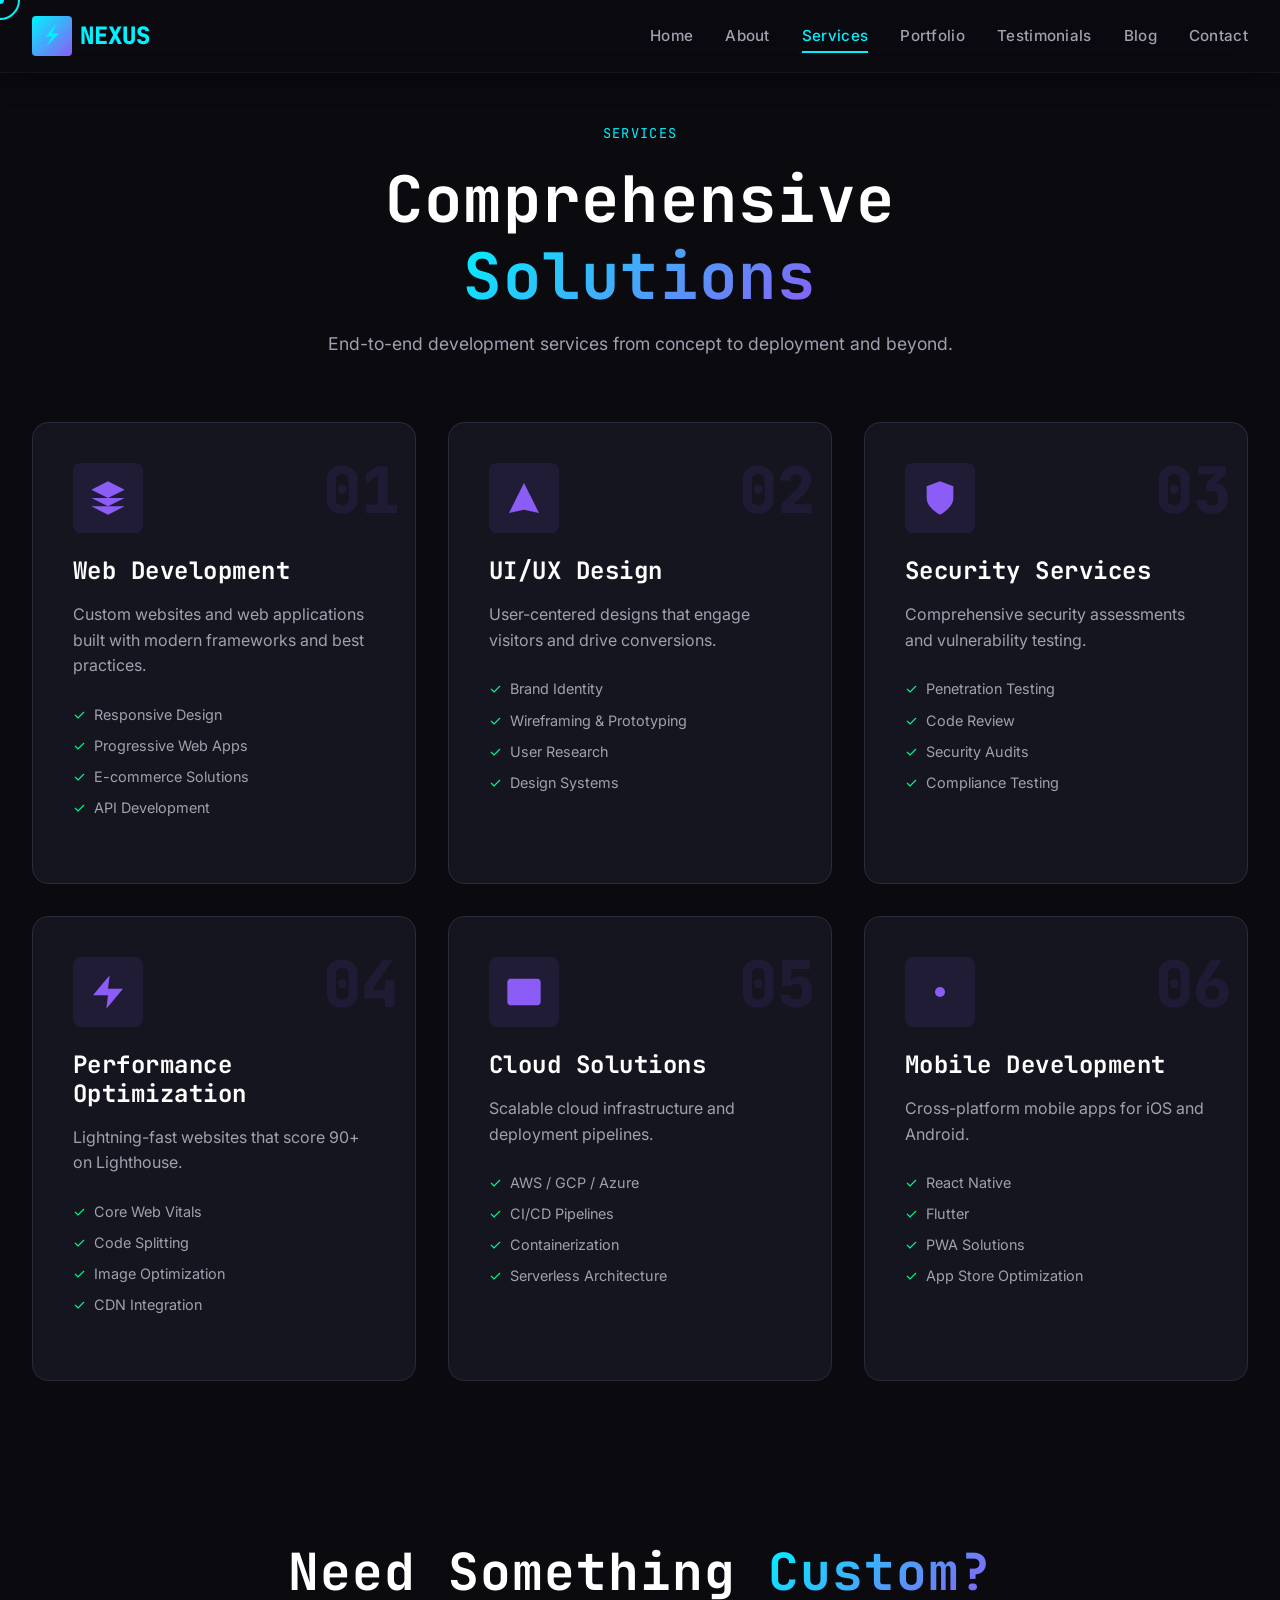
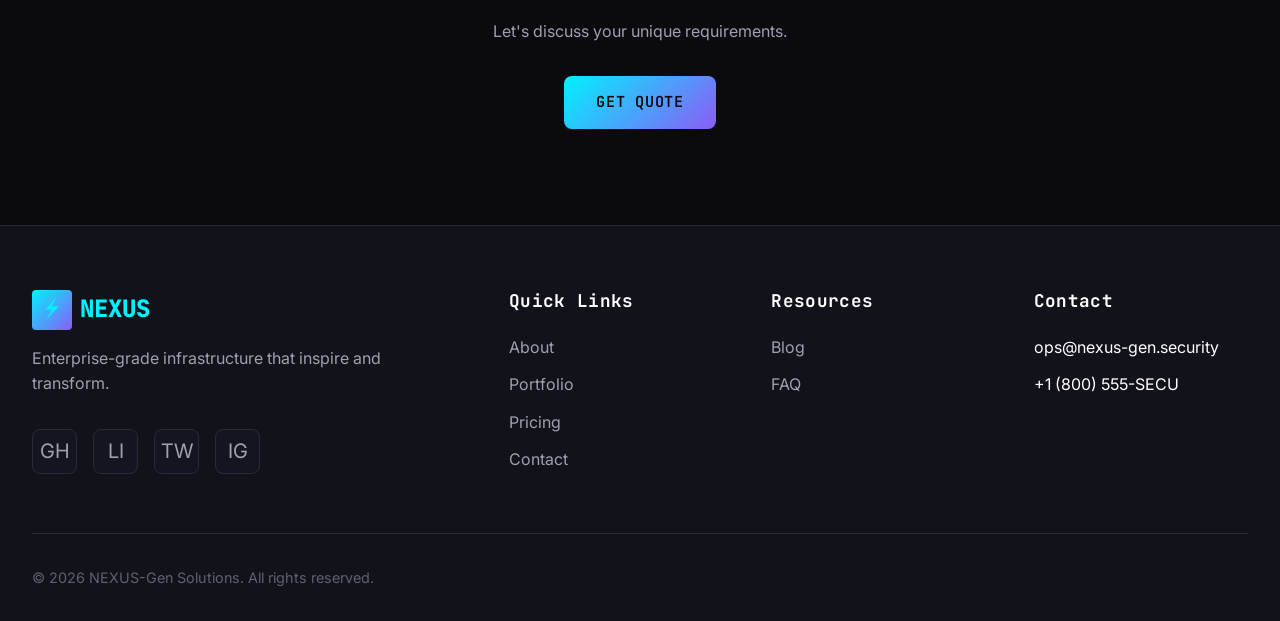
<file: services.html>
<!DOCTYPE html>
<html lang="en">
<head>
  <meta charset="UTF-8">
  <meta name="viewport" content="width=device-width, initial-scale=1.0">
  <title>Services | NEXUS</title>
  <link rel="stylesheet" href="css/main.css">
  <link rel="icon" href="data:image/svg+xml,<svg xmlns='http://www.w3.org/2000/svg' viewBox='0 0 100 100'><text y='.9em' font-size='90'>⚡</text></svg>">
</head>
<body>
  <div class="cursor-dot"></div>
  <div class="cursor-outline"></div>

  <header class="header">
    <div class="container header-inner">
      <a href="index.html" class="logo">
        <div class="logo-icon">⚡</div>
        NEXUS
      </a>
      <nav class="nav">
        <a href="index.html" class="nav-link">Home</a>
        <a href="about.html" class="nav-link">About</a>
        <a href="services.html" class="nav-link active">Services</a>
        <a href="portfolio.html" class="nav-link">Portfolio</a>
        <a href="testimonial.html" class="nav-link">Testimonials</a>
        <a href="blog.html" class="nav-link">Blog</a>
        <a href="contact.html" class="nav-link">Contact</a>
      </nav>
      <button class="mobile-menu-btn">
        <span></span>
        <span></span>
        <span></span>
      </button>
    </div>
  </header>

  <section class="services-hero">
    <div class="container">
      <div class="section-header reveal">
        <span class="section-label">Services</span>
        <h1 class="section-title">Comprehensive <span class="text-gradient">Solutions</span></h1>
        <p class="section-description">
          End-to-end development services from concept to deployment and beyond.
        </p>
      </div>
      <div class="grid-3">
        <div class="service-card reveal delay-1">
          <span class="service-number">01</span>
          <div class="service-icon">
            <svg viewBox="0 0 24 24"><path d="M12 2L2 7l10 5 10-5-10-5zM2 17l10 5 10-5M2 12l10 5 10-5"/></svg>
          </div>
          <h3 class="service-title">Web Development</h3>
          <p class="service-description">
            Custom websites and web applications built with modern frameworks and best practices.
          </p>
          <ul class="service-features">
            <li>Responsive Design</li>
            <li>Progressive Web Apps</li>
            <li>E-commerce Solutions</li>
            <li>API Development</li>
          </ul>
        </div>
        <div class="service-card reveal delay-2">
          <span class="service-number">02</span>
          <div class="service-icon">
            <svg viewBox="0 0 24 24"><path d="M12 19l9 2-9-18-9 18 9-2zm0 0v-8"/></svg>
          </div>
          <h3 class="service-title">UI/UX Design</h3>
          <p class="service-description">
            User-centered designs that engage visitors and drive conversions.
          </p>
          <ul class="service-features">
            <li>Brand Identity</li>
            <li>Wireframing & Prototyping</li>
            <li>User Research</li>
            <li>Design Systems</li>
          </ul>
        </div>
        <div class="service-card reveal delay-3">
          <span class="service-number">03</span>
          <div class="service-icon">
            <svg viewBox="0 0 24 24"><path d="M12 22s8-4 8-10V5l-8-3-8 3v7c0 6 8 10 8 10z"/></svg>
          </div>
          <h3 class="service-title">Security Services</h3>
          <p class="service-description">
            Comprehensive security assessments and vulnerability testing.
          </p>
          <ul class="service-features">
            <li>Penetration Testing</li>
            <li>Code Review</li>
            <li>Security Audits</li>
            <li>Compliance Testing</li>
          </ul>
        </div>
        <div class="service-card reveal delay-4">
          <span class="service-number">04</span>
          <div class="service-icon">
            <svg viewBox="0 0 24 24"><path d="M13 2L3 14h9l-1 8 10-12h-9l1-8z"/></svg>
          </div>
          <h3 class="service-title">Performance Optimization</h3>
          <p class="service-description">
            Lightning-fast websites that score 90+ on Lighthouse.
          </p>
          <ul class="service-features">
            <li>Core Web Vitals</li>
            <li>Code Splitting</li>
            <li>Image Optimization</li>
            <li>CDN Integration</li>
          </ul>
        </div>
        <div class="service-card reveal delay-5">
          <span class="service-number">05</span>
          <div class="service-icon">
            <svg viewBox="0 0 24 24"><path d="M4 4h16c1.1 0 2 .9 2 2v12c0 1.1-.9 2-2 2H4c-1.1 0-2-.9-2-2V6c0-1.1.9-2 2-2z"/><path d="M22 6l-10 7L2 6"/></svg>
          </div>
          <h3 class="service-title">Cloud Solutions</h3>
          <p class="service-description">
            Scalable cloud infrastructure and deployment pipelines.
          </p>
          <ul class="service-features">
            <li>AWS / GCP / Azure</li>
            <li>CI/CD Pipelines</li>
            <li>Containerization</li>
            <li>Serverless Architecture</li>
          </ul>
        </div>
        <div class="service-card reveal delay-6">
          <span class="service-number">06</span>
          <div class="service-icon">
            <svg viewBox="0 0 24 24"><circle cx="12" cy="12" r="3"/><path d="M12 1v2M12 21v2M4.22 4.22l1.42 1.42M18.36 18.36l1.42 1.42M1 12h2M21 12h2M4.22 19.78l1.42-1.42M18.36 5.64l1.42-1.42"/></svg>
          </div>
          <h3 class="service-title">Mobile Development</h3>
          <p class="service-description">
            Cross-platform mobile apps for iOS and Android.
          </p>
          <ul class="service-features">
            <li>React Native</li>
            <li>Flutter</li>
            <li>PWA Solutions</li>
            <li>App Store Optimization</li>
          </ul>
        </div>
      </div>
    </div>
  </section>

  <section class="section">
    <div class="container text-center">
      <h2 class="reveal">Need Something <span class="text-gradient">Custom?</span></h2>
      <p class="mt-2 mb-4 reveal delay-1">Let's discuss your unique requirements.</p>
      <a href="contact.html" class="btn btn-primary reveal delay-2">Get Quote</a>
    </div>
  </section>

  <footer class="footer">
    <div class="container">
      <div class="footer-grid">
        <div class="footer-brand">
          <a href="index.html" class="logo">
            <div class="logo-icon">⚡</div>
            NEXUS
          </a>
          <p>Enterprise-grade infrastructure that inspire and transform.</p>
          <div class="social-links">
            <a href="#" class="social-link">GH</a>
            <a href="#" class="social-link">LI</a>
            <a href="#" class="social-link">TW</a>
            <a href="#" class="social-link">IG</a>
          </div>
        </div>
        <div class="footer-col">
          <h4 class="footer-title">Quick Links</h4>
          <ul class="footer-links">
            <li><a href="about.html">About</a></li>
            <li><a href="portfolio.html">Portfolio</a></li>
            <li><a href="pricing.html">Pricing</a></li>
            <li><a href="contact.html">Contact</a></li>
          </ul>
        </div>
        <div class="footer-col">
          <h4 class="footer-title">Resources</h4>
          <ul class="footer-links">
            <li><a href="blog.html">Blog</a></li>
            <li><a href="faq.html">FAQ</a></li>
          </ul>
        </div>
        <div class="footer-col">
          <h4 class="footer-title">Contact</h4>
          <ul class="footer-links">
            <li>ops@nexus-gen.security</li>
            <li>+1 (800) 555-SECU</li>
          </ul>
        </div>
      </div>
      <div class="footer-bottom">
        <p class="footer-copyright">© 2026 NEXUS-Gen Solutions. All rights reserved.</p>
      </div>
    </div>
  </footer>

  <script src="js/main.js"></script>
</body>
</html>
</file>
<file: css/main.css>
/* ================================================
   NEXUS PORTFOLIO - Main Stylesheet
   High-Tech Cyber Aesthetic
   ================================================ */

@import url('https://fonts.googleapis.com/css2?family=Inter:wght@300;400;500;600;700&family=JetBrains+Mono:wght@400;500;600;700&display=swap');

/* ================================================
   CSS VARIABLES - Design System
   ================================================ */
:root {
  --bg-primary: #0a0a0f;
  --bg-secondary: #12121a;
  --bg-tertiary: #1a1a25;
  --bg-card: #15151f;
  
  --neon-cyan: #00f2ff;
  --neon-magenta: #ff00aa;
  --neon-purple: #8b5cf6;
  --neon-green: #00ff88;
  --neon-orange: #ff6b35;
  
  --text-primary: #ffffff;
  --text-secondary: #a0a0b0;
  --text-muted: #606070;
  
  --border-color: #2a2a3a;
  --border-glow: rgba(0, 240, 255, 0.3);
  
  --gradient-primary: linear-gradient(135deg, #00f2ff 0%, #8b5cf6 100%);
  --gradient-dark: linear-gradient(180deg, #0a0a0f 0%, #12121a 100%);
  --gradient-card: linear-gradient(145deg, #15151f 0%, #12121a 100%);
  
  --glow-cyan: 0 0 20px rgba(0, 242, 255, 0.5), 0 0 40px rgba(0, 242, 255, 0.3);
  --glow-magenta: 0 0 20px rgba(255, 0, 170, 0.5), 0 0 40px rgba(255, 0, 170, 0.3);
  --glow-purple: 0 0 20px rgba(139, 92, 246, 0.5);
  
  --transition-fast: 0.15s ease;
  --transition-medium: 0.3s ease;
  --transition-slow: 0.5s cubic-bezier(0.4, 0, 0.2, 1);
  
  --font-heading: 'JetBrains Mono', monospace;
  --font-body: 'Inter', sans-serif;
  --font-mono: 'JetBrains Mono', monospace;
  
  --radius-sm: 4px;
  --radius-md: 8px;
  --radius-lg: 16px;
  --radius-xl: 24px;
}

/* ================================================
   RESET & BASE
   ================================================ */
*, *::before, *::after {
  margin: 0;
  padding: 0;
  box-sizing: border-box;
}

html {
  scroll-behavior: smooth;
  font-size: 16px;
}

body {
  font-family: var(--font-body);
  background: var(--bg-primary);
  color: var(--text-primary);
  line-height: 1.6;
  overflow-x: hidden;
  cursor: none;
}

a {
  text-decoration: none;
  color: inherit;
}

ul, ol {
  list-style: none;
}

img {
  max-width: 100%;
  height: auto;
  display: block;
}

button {
  font-family: inherit;
  cursor: none;
  border: none;
  background: none;
}

input, textarea, select {
  font-family: inherit;
  cursor: none;
}

/* ================================================
   CUSTOM CURSOR
   ================================================ */
.cursor-dot,
.cursor-outline {
  position: fixed;
  top: 0;
  left: 0;
  transform: translate(-50%, -50%);
  border-radius: 50%;
  pointer-events: none;
  z-index: 9999;
}

.cursor-dot {
  width: 8px;
  height: 8px;
  background: var(--neon-cyan);
}

.cursor-outline {
  width: 40px;
  height: 40px;
  border: 2px solid var(--neon-cyan);
  transition: transform 0.1s ease, width 0.3s ease, height 0.3s ease;
}

.cursor-outline.hovered {
  width: 60px;
  height: 60px;
  background: rgba(0, 240, 255, 0.1);
  border-color: var(--neon-magenta);
}

/* ================================================
   TYPOGRAPHY
   ================================================ */
h1, h2, h3, h4, h5, h6,
.code-text, .nav-link {
  font-family: var(--font-heading);
  font-weight: 700;
  line-height: 1.2;
  letter-spacing: 0.02em;
}

h1 { font-size: clamp(2.5rem, 5vw, 4.5rem); }
h2 { font-size: clamp(2rem, 4vw, 3.5rem); }
h3 { font-size: clamp(1.5rem, 3vw, 2.5rem); }
h4 { font-size: clamp(1.25rem, 2vw, 1.75rem); }
h5 { font-size: 1.25rem; }
h6 { font-size: 1rem; }

p {
  font-size: 1rem;
  color: var(--text-secondary);
  font-weight: 400;
}

.mono {
  font-family: var(--font-mono);
}

/* ================================================
   UTILITIES
   ================================================ */
.container {
  width: 100%;
  max-width: 1400px;
  margin: 0 auto;
  padding: 0 2rem;
}

.section {
  padding: 6rem 0;
  position: relative;
}

.text-gradient {
  background: var(--gradient-primary);
  -webkit-background-clip: text;
  -webkit-text-fill-color: transparent;
  background-clip: text;
}

.text-cyan { color: var(--neon-cyan); }
.text-magenta { color: var(--neon-magenta); }
.text-purple { color: var(--neon-purple); }
.text-green { color: var(--neon-green); }

.glow-cyan { box-shadow: var(--glow-cyan); }
.glow-magenta { box-shadow: var(--glow-magenta); }

.visually-hidden {
  position: absolute;
  width: 1px;
  height: 1px;
  padding: 0;
  margin: -1px;
  overflow: hidden;
  clip: rect(0, 0, 0, 0);
  border: 0;
}

/* ================================================
   ANIMATIONS
   ================================================ */
@keyframes float {
  0%, 100% { transform: translateY(0); }
  50% { transform: translateY(-20px); }
}

@keyframes pulse-glow {
  0%, 100% { box-shadow: var(--glow-cyan); }
  50% { box-shadow: 0 0 30px rgba(0, 240, 255, 0.8), 0 0 60px rgba(0, 240, 255, 0.4); }
}

@keyframes glitch {
  0% { transform: translate(0); }
  20% { transform: translate(-2px, 2px); }
  40% { transform: translate(-2px, -2px); }
  60% { transform: translate(2px, 2px); }
  80% { transform: translate(2px, -2px); }
  100% { transform: translate(0); }
}

@keyframes typewriter {
  from { width: 0; }
  to { width: 100%; }
}

@keyframes blink-caret {
  from, to { border-color: transparent; }
  50% { border-color: var(--neon-cyan); }
}

@keyframes fade-in-up {
  from {
    opacity: 0;
    transform: translateY(30px);
  }
  to {
    opacity: 1;
    transform: translateY(0);
  }
}

@keyframes fade-in-scale {
  from {
    opacity: 0;
    transform: scale(0.9);
  }
  to {
    opacity: 1;
    transform: scale(1);
  }
}

@keyframes rotate {
  from { transform: rotate(0deg); }
  to { transform: rotate(360deg); }
}

@keyframes marquee {
  0% { transform: translateX(0); }
  100% { transform: translateX(-50%); }
}

/* Reveal Animations */
.reveal {
  opacity: 0;
  transform: translateY(30px);
  transition: all 0.8s cubic-bezier(0.4, 0, 0.2, 1);
}

.reveal.active {
  opacity: 1;
  transform: translateY(0);
}

.reveal-left {
  opacity: 0;
  transform: translateX(-30px);
  transition: all 0.8s cubic-bezier(0.4, 0, 0.2, 1);
}

.reveal-left.active {
  opacity: 1;
  transform: translateX(0);
}

.reveal-right {
  opacity: 0;
  transform: translateX(30px);
  transition: all 0.8s cubic-bezier(0.4, 0, 0.2, 1);
}

.reveal-right.active {
  opacity: 1;
  transform: translateX(0);
}

.reveal-scale {
  opacity: 0;
  transform: scale(0.8);
  transition: all 0.8s cubic-bezier(0.4, 0, 0.2, 1);
}

.reveal-scale.active {
  opacity: 1;
  transform: scale(1);
}

/* Stagger delays */
.delay-1 { transition-delay: 0.1s; }
.delay-2 { transition-delay: 0.2s; }
.delay-3 { transition-delay: 0.3s; }
.delay-4 { transition-delay: 0.4s; }
.delay-5 { transition-delay: 0.5s; }
.delay-6 { transition-delay: 0.6s; }

/* ================================================
   HEADER & NAVIGATION - Glassmorphism
   ================================================ */
.header {
  position: fixed;
  top: 0;
  left: 0;
  right: 0;
  z-index: 1000;
  padding: 1rem 0;
  background: rgba(10, 10, 15, 0.7);
  backdrop-filter: blur(20px) saturate(180%);
  -webkit-backdrop-filter: blur(20px) saturate(180%);
  border-bottom: 1px solid rgba(255, 255, 255, 0.05);
  box-shadow: 0 4px 30px rgba(0, 0, 0, 0.3);
}

.header.scrolled {
  background: rgba(10, 10, 15, 0.95);
  border-bottom-color: var(--border-color);
}

.header-inner {
  display: flex;
  align-items: center;
  justify-content: space-between;
}

.logo {
  font-family: var(--font-heading);
  font-size: 1.5rem;
  font-weight: 800;
  color: var(--neon-cyan);
  display: flex;
  align-items: center;
  gap: 0.5rem;
}

.logo-icon {
  width: 40px;
  height: 40px;
  display: flex;
  align-items: center;
  justify-content: center;
  background: var(--gradient-primary);
  border-radius: var(--radius-sm);
}

.nav {
  display: flex;
  align-items: center;
  gap: 2rem;
}

.nav-link {
  font-family: var(--font-body);
  font-weight: 500;
  font-size: 0.95rem;
  color: var(--text-secondary);
  position: relative;
  padding: 0.5rem 0;
  transition: color var(--transition-fast);
}

.nav-link::after {
  content: '';
  position: absolute;
  bottom: 0;
  left: 0;
  width: 0;
  height: 2px;
  background: var(--neon-cyan);
  transition: width var(--transition-medium);
}

.nav-link:hover,
.nav-link.active {
  color: var(--neon-cyan);
}

.nav-link:hover::after,
.nav-link.active::after {
  width: 100%;
}

.mobile-menu-btn {
  display: none;
  flex-direction: column;
  gap: 5px;
  padding: 10px;
}

.mobile-menu-btn span {
  width: 25px;
  height: 2px;
  background: var(--text-primary);
  transition: all var(--transition-fast);
}

/* ================================================
   BUTTONS - Glow Hover State
   ================================================ */
.btn {
  display: inline-flex;
  align-items: center;
  justify-content: center;
  gap: 0.5rem;
  padding: 0.875rem 2rem;
  font-family: var(--font-heading);
  font-weight: 600;
  font-size: 0.95rem;
  text-transform: uppercase;
  letter-spacing: 0.05em;
  border-radius: var(--radius-md);
  position: relative;
  overflow: hidden;
  transition: all var(--transition-medium);
}

.btn-primary {
  background: var(--gradient-primary);
  color: var(--bg-primary);
  border: none;
}

.btn-primary:hover {
  transform: translateY(-2px);
  box-shadow: 0 0 30px rgba(0, 242, 255, 0.6), 0 0 60px rgba(0, 242, 255, 0.3);
}

.btn-secondary {
  background: transparent;
  color: var(--neon-cyan);
  border: 2px solid var(--neon-cyan);
}

.btn-secondary:hover {
  background: var(--neon-cyan);
  color: var(--bg-primary);
  box-shadow: 0 0 30px rgba(0, 242, 255, 0.6), 0 0 60px rgba(0, 242, 255, 0.3);
}

.btn-ghost {
  background: rgba(255, 255, 255, 0.05);
  color: var(--text-primary);
  border: 1px solid var(--border-color);
}

.btn-ghost:hover {
  background: rgba(0, 242, 255, 0.1);
  border-color: var(--neon-cyan);
  box-shadow: 0 0 20px rgba(0, 242, 255, 0.3);
}

.btn-sm {
  padding: 0.5rem 1rem;
  font-size: 0.85rem;
}

.btn-lg {
  padding: 1rem 2.5rem;
  font-size: 1rem;
}

/* ================================================
   HERO SECTION
   ================================================ */
.hero {
  min-height: 100vh;
  display: flex;
  align-items: center;
  justify-content: center;
  position: relative;
  overflow: hidden;
  padding-top: 80px;
}

.hero-bg {
  position: absolute;
  inset: 0;
  z-index: -1;
}

.hero-bg canvas {
  width: 100%;
  height: 100%;
}

.hero-bg-overlay {
  position: absolute;
  inset: 0;
  background: radial-gradient(ellipse at center, transparent 0%, var(--bg-primary) 70%);
}

.hero-content {
  text-align: center;
  max-width: 900px;
  z-index: 1;
}

.hero-badge {
  display: inline-flex;
  align-items: center;
  gap: 0.5rem;
  padding: 0.5rem 1rem;
  background: rgba(0, 240, 255, 0.1);
  border: 1px solid rgba(0, 240, 255, 0.3);
  border-radius: 50px;
  font-size: 0.85rem;
  color: var(--neon-cyan);
  margin-bottom: 1.5rem;
  animation: fade-in-up 0.8s ease forwards;
}

.hero-badge-dot {
  width: 8px;
  height: 8px;
  background: var(--neon-cyan);
  border-radius: 50%;
  animation: pulse-glow 2s infinite;
}

.hero-title {
  font-size: clamp(3rem, 7vw, 5rem);
  margin-bottom: 1rem;
  animation: fade-in-up 0.8s ease 0.2s forwards;
  opacity: 0;
}

.hero-subtitle {
  font-family: var(--font-mono);
  font-size: clamp(1rem, 2vw, 1.5rem);
  color: var(--text-secondary);
  margin-bottom: 2rem;
  min-height: 1.5em;
  animation: fade-in-up 0.8s ease 0.4s forwards;
  opacity: 0;
}

.typing-text {
  color: var(--neon-cyan);
}

.cursor-caret {
  display: inline-block;
  width: 3px;
  height: 1.2em;
  background: var(--neon-cyan);
  margin-left: 2px;
  animation: blink-caret 0.75s step-end infinite;
  vertical-align: text-bottom;
}

.hero-description {
  font-size: 1.125rem;
  color: var(--text-secondary);
  max-width: 600px;
  margin: 0 auto 2rem;
  animation: fade-in-up 0.8s ease 0.6s forwards;
  opacity: 0;
}

.hero-buttons {
  display: flex;
  gap: 1rem;
  justify-content: center;
  flex-wrap: wrap;
  animation: fade-in-up 0.8s ease 0.8s forwards;
  opacity: 0;
}

.hero-scroll {
  position: absolute;
  bottom: 2rem;
  left: 50%;
  transform: translateX(-50%);
  display: flex;
  flex-direction: column;
  align-items: center;
  gap: 0.5rem;
  color: var(--text-muted);
  font-size: 0.85rem;
  animation: float 3s ease-in-out infinite;
}

.hero-scroll-line {
  width: 1px;
  height: 40px;
  background: linear-gradient(to bottom, var(--neon-cyan), transparent);
}

/* ================================================
   CARDS
   ================================================ */
.card {
  background: var(--bg-card);
  border: 1px solid var(--border-color);
  border-radius: var(--radius-lg);
  padding: 2rem;
  position: relative;
  overflow: hidden;
  transition: all var(--transition-medium);
}

.card::before {
  content: '';
  position: absolute;
  top: 0;
  left: 0;
  right: 0;
  height: 2px;
  background: var(--gradient-primary);
  transform: scaleX(0);
  transition: transform var(--transition-medium);
}

.card:hover {
  transform: translateY(-5px);
  border-color: var(--neon-cyan);
  box-shadow: var(--glow-cyan);
}

.card:hover::before {
  transform: scaleX(1);
}

.card-icon {
  width: 60px;
  height: 60px;
  display: flex;
  align-items: center;
  justify-content: center;
  background: rgba(0, 240, 255, 0.1);
  border-radius: var(--radius-md);
  margin-bottom: 1.5rem;
  font-size: 1.5rem;
}

.card-title {
  font-size: 1.25rem;
  margin-bottom: 0.75rem;
}

.card-description {
  font-size: 0.95rem;
  color: var(--text-secondary);
  margin-bottom: 1.5rem;
}

.card-link {
  display: inline-flex;
  align-items: center;
  gap: 0.5rem;
  color: var(--neon-cyan);
  font-weight: 500;
  font-size: 0.9rem;
  transition: gap var(--transition-fast);
}

.card-link:hover {
  gap: 1rem;
}

/* ================================================
   GRID LAYOUTS
   ================================================ */
.grid-2 {
  display: grid;
  grid-template-columns: repeat(2, 1fr);
  gap: 2rem;
}

.grid-3 {
  display: grid;
  grid-template-columns: repeat(3, 1fr);
  gap: 2rem;
}

.grid-4 {
  display: grid;
  grid-template-columns: repeat(4, 1fr);
  gap: 1.5rem;
}

/* ================================================
   SECTION HEADERS
   ================================================ */
.section-header {
  text-align: center;
  max-width: 700px;
  margin: 0 auto 4rem;
}

.section-label {
  display: inline-block;
  font-family: var(--font-mono);
  font-size: 0.85rem;
  color: var(--neon-cyan);
  text-transform: uppercase;
  letter-spacing: 0.1em;
  margin-bottom: 1rem;
}

.section-title {
  margin-bottom: 1rem;
}

.section-description {
  font-size: 1.1rem;
  color: var(--text-secondary);
}

/* ================================================
   ABOUT PAGE
   ================================================ */
.about-hero {
  padding-top: 120px;
  padding-bottom: 4rem;
}

.about-content {
  display: grid;
  grid-template-columns: 1fr 1.5fr;
  gap: 4rem;
  align-items: center;
}

.about-image {
  position: relative;
}

.about-image-main {
  border-radius: var(--radius-xl);
  overflow: hidden;
  border: 2px solid var(--border-color);
}

.about-image-main img {
  width: 100%;
  height: auto;
}

.about-image-frame {
  position: absolute;
  inset: 20px;
  border: 2px solid var(--neon-cyan);
  border-radius: var(--radius-xl);
  z-index: -1;
}

.about-text h2 {
  margin-bottom: 1.5rem;
}

.about-text p {
  margin-bottom: 1.5rem;
}

.skills-section {
  padding: 4rem 0;
}

.skills-grid {
  display: grid;
  grid-template-columns: repeat(auto-fit, minmax(300px, 1fr));
  gap: 2rem;
}

.skill-item {
  background: var(--bg-card);
  border: 1px solid var(--border-color);
  border-radius: var(--radius-lg);
  padding: 1.5rem;
  transition: all var(--transition-medium);
}

.skill-item:hover {
  border-color: var(--neon-cyan);
}

.skill-header {
  display: flex;
  justify-content: space-between;
  align-items: center;
  margin-bottom: 1rem;
}

.skill-name {
  font-family: var(--font-heading);
  font-size: 1rem;
}

.skill-percent {
  font-family: var(--font-mono);
  color: var(--neon-cyan);
}

.skill-bar {
  height: 8px;
  background: var(--bg-tertiary);
  border-radius: 4px;
  overflow: hidden;
}

.skill-fill {
  height: 100%;
  background: var(--gradient-primary);
  border-radius: 4px;
  width: 0;
  transition: width 1.5s cubic-bezier(0.4, 0, 0.2, 1);
}

.skill-fill.animated {
  width: var(--fill-percent);
}

/* Hexagon Skills */
.hexagon-skills {
  display: flex;
  flex-wrap: wrap;
  justify-content: center;
  gap: 1.5rem;
  padding: 2rem 0;
}

.hexagon {
  position: relative;
  width: 120px;
  height: 120px;
  clip-path: polygon(50% 0%, 100% 25%, 100% 75%, 50% 100%, 0% 75%, 0% 25%);
  display: flex;
  align-items: center;
  justify-content: center;
  background: var(--bg-card);
  border: 2px solid var(--border-color);
  transition: all var(--transition-medium);
  cursor: pointer;
}

.hexagon:hover {
  background: var(--gradient-primary);
  border-color: var(--neon-cyan);
  transform: scale(1.1);
}

.hexagon-inner {
  text-align: center;
  font-weight: 600;
  font-size: 0.9rem;
}

/* ================================================
   SERVICES PAGE
   ================================================ */
.services-hero {
  padding-top: 120px;
  padding-bottom: 4rem;
}

.service-card {
  background: var(--bg-card);
  border: 1px solid var(--border-color);
  border-radius: var(--radius-lg);
  padding: 2.5rem;
  position: relative;
  overflow: hidden;
  transition: all var(--transition-medium);
}

.service-card:hover {
  transform: translateY(-8px);
  border-color: var(--neon-purple);
  box-shadow: var(--glow-purple);
}

.service-number {
  position: absolute;
  top: 1rem;
  right: 1rem;
  font-family: var(--font-heading);
  font-size: 4rem;
  font-weight: 900;
  color: rgba(139, 92, 246, 0.1);
}

.service-icon {
  width: 70px;
  height: 70px;
  display: flex;
  align-items: center;
  justify-content: center;
  background: rgba(139, 92, 246, 0.1);
  border-radius: var(--radius-md);
  margin-bottom: 1.5rem;
}

.service-icon svg {
  width: 40px;
  height: 40px;
  fill: var(--neon-purple);
}

.service-title {
  font-size: 1.5rem;
  margin-bottom: 1rem;
}

.service-description {
  color: var(--text-secondary);
  margin-bottom: 1.5rem;
}

.service-features {
  margin-bottom: 1.5rem;
}

.service-features li {
  display: flex;
  align-items: center;
  gap: 0.5rem;
  color: var(--text-secondary);
  font-size: 0.9rem;
  margin-bottom: 0.5rem;
}

.service-features li::before {
  content: '✓';
  color: var(--neon-green);
}

/* ================================================
   PORTFOLIO PAGE
   ================================================ */
.portfolio-hero {
  padding-top: 120px;
  padding-bottom: 4rem;
}

.portfolio-filters {
  display: flex;
  justify-content: center;
  gap: 1rem;
  margin-bottom: 3rem;
  flex-wrap: wrap;
}

.filter-btn {
  padding: 0.75rem 1.5rem;
  background: transparent;
  border: 1px solid var(--border-color);
  border-radius: 50px;
  color: var(--text-secondary);
  font-weight: 500;
  transition: all var(--transition-medium);
}

.filter-btn:hover,
.filter-btn.active {
  background: var(--neon-cyan);
  color: var(--bg-primary);
  border-color: var(--neon-cyan);
}

.portfolio-grid {
  display: grid;
  grid-template-columns: repeat(auto-fill, minmax(350px, 1fr));
  gap: 2rem;
}

.portfolio-item {
  position: relative;
  border-radius: var(--radius-lg);
  overflow: hidden;
  cursor: pointer;
  aspect-ratio: 16/10;
}

.portfolio-item img {
  width: 100%;
  height: 100%;
  object-fit: cover;
  transition: transform var(--transition-slow);
}

.portfolio-item:hover img {
  transform: scale(1.1);
}

.portfolio-overlay {
  position: absolute;
  inset: 0;
  background: linear-gradient(to top, rgba(10, 10, 15, 0.95) 0%, transparent 100%);
  display: flex;
  flex-direction: column;
  justify-content: flex-end;
  padding: 2rem;
  opacity: 0;
  transition: opacity var(--transition-medium);
}

.portfolio-item:hover .portfolio-overlay {
  opacity: 1;
}

.portfolio-category {
  font-family: var(--font-mono);
  font-size: 0.8rem;
  color: var(--neon-cyan);
  text-transform: uppercase;
  margin-bottom: 0.5rem;
}

.portfolio-title {
  font-size: 1.25rem;
  margin-bottom: 0.5rem;
}

.portfolio-tags {
  display: flex;
  gap: 0.5rem;
  flex-wrap: wrap;
}

.portfolio-tag {
  font-size: 0.75rem;
  padding: 0.25rem 0.75rem;
  background: rgba(255, 255, 255, 0.1);
  border-radius: 50px;
  color: var(--text-secondary);
}

/* ================================================
   MODAL
   ================================================ */
.modal {
  position: fixed;
  inset: 0;
  z-index: 2000;
  display: flex;
  align-items: center;
  justify-content: center;
  opacity: 0;
  visibility: hidden;
  transition: all var(--transition-medium);
}

.modal.active {
  opacity: 1;
  visibility: visible;
}

.modal-backdrop {
  position: absolute;
  inset: 0;
  background: rgba(10, 10, 15, 0.9);
  backdrop-filter: blur(10px);
}

.modal-content {
  position: relative;
  width: 90%;
  max-width: 900px;
  max-height: 90vh;
  background: var(--bg-secondary);
  border: 1px solid var(--border-color);
  border-radius: var(--radius-xl);
  overflow-y: auto;
  transform: scale(0.9);
  transition: transform var(--transition-medium);
}

.modal.active .modal-content {
  transform: scale(1);
}

.modal-close {
  position: absolute;
  top: 1rem;
  right: 1rem;
  width: 40px;
  height: 40px;
  display: flex;
  align-items: center;
  justify-content: center;
  background: var(--bg-card);
  border: 1px solid var(--border-color);
  border-radius: 50%;
  color: var(--text-primary);
  font-size: 1.5rem;
  z-index: 10;
  transition: all var(--transition-fast);
}

.modal-close:hover {
  background: var(--neon-magenta);
  border-color: var(--neon-magenta);
}

.modal-image {
  width: 100%;
  aspect-ratio: 16/9;
  overflow: hidden;
}

.modal-image img {
  width: 100%;
  height: 100%;
  object-fit: cover;
}

.modal-body {
  padding: 2rem;
}

.modal-category {
  font-family: var(--font-mono);
  font-size: 0.85rem;
  color: var(--neon-cyan);
  text-transform: uppercase;
  margin-bottom: 0.5rem;
}

.modal-title {
  font-size: 2rem;
  margin-bottom: 1rem;
}

.modal-description {
  color: var(--text-secondary);
  margin-bottom: 2rem;
}

.modal-meta {
  display: grid;
  grid-template-columns: repeat(auto-fit, minmax(150px, 1fr));
  gap: 1.5rem;
}

.meta-item {
  background: var(--bg-card);
  padding: 1rem;
  border-radius: var(--radius-md);
}

.meta-label {
  font-size: 0.8rem;
  color: var(--text-muted);
  text-transform: uppercase;
  margin-bottom: 0.25rem;
}

.meta-value {
  font-weight: 600;
  color: var(--text-primary);
}

/* ================================================
   TESTIMONIALS PAGE
   ================================================ */
.testimonials-hero {
  padding-top: 120px;
  padding-bottom: 4rem;
}

.marquee-container {
  overflow: hidden;
  padding: 2rem 0;
}

.marquee-track {
  display: flex;
  animation: marquee 20s linear infinite;
  width: fit-content;
}

.marquee-content {
  display: flex;
  gap: 2rem;
  padding-right: 2rem;
}

.testimonial-card {
  flex-shrink: 0;
  width: 400px;
  background: var(--bg-card);
  border: 1px solid var(--border-color);
  border-radius: var(--radius-lg);
  padding: 2rem;
}

.testimonial-header {
  display: flex;
  align-items: center;
  gap: 1rem;
  margin-bottom: 1.5rem;
}

.testimonial-avatar {
  width: 60px;
  height: 60px;
  border-radius: 50%;
  overflow: hidden;
  border: 2px solid var(--neon-cyan);
}

.testimonial-avatar img {
  width: 100%;
  height: 100%;
  object-fit: cover;
}

.testimonial-info h4 {
  font-size: 1.1rem;
  margin-bottom: 0.25rem;
}

.testimonial-role {
  font-size: 0.85rem;
  color: var(--text-muted);
}

.testimonial-rating {
  display: flex;
  gap: 0.25rem;
  margin-bottom: 1rem;
}

.star {
  color: #ffd700;
  font-size: 1rem;
}

.testimonial-text {
  color: var(--text-secondary);
  font-style: italic;
  line-height: 1.7;
}

/* ================================================
   BLOG PAGE
   ================================================ */
.blog-hero {
  padding-top: 120px;
  padding-bottom: 4rem;
}

.blog-grid {
  display: grid;
  grid-template-columns: repeat(auto-fill, minmax(350px, 1fr));
  gap: 2rem;
}

.blog-card {
  background: var(--bg-card);
  border: 1px solid var(--border-color);
  border-radius: var(--radius-lg);
  overflow: hidden;
  transition: all var(--transition-medium);
}

.blog-card:hover {
  transform: translateY(-5px);
  border-color: var(--neon-purple);
}

.blog-image {
  aspect-ratio: 16/9;
  overflow: hidden;
}

.blog-image img {
  width: 100%;
  height: 100%;
  object-fit: cover;
  transition: transform var(--transition-slow);
}

.blog-card:hover .blog-image img {
  transform: scale(1.1);
}

.blog-content {
  padding: 1.5rem;
}

.blog-meta {
  display: flex;
  gap: 1rem;
  font-size: 0.85rem;
  color: var(--text-muted);
  margin-bottom: 1rem;
}

.blog-category {
  color: var(--neon-purple);
  font-weight: 600;
  text-transform: uppercase;
  font-size: 0.75rem;
}

.blog-title {
  font-size: 1.25rem;
  margin-bottom: 0.75rem;
  transition: color var(--transition-fast);
}

.blog-card:hover .blog-title {
  color: var(--neon-cyan);
}

.blog-excerpt {
  font-size: 0.95rem;
  color: var(--text-secondary);
  margin-bottom: 1rem;
}

.blog-link {
  color: var(--neon-cyan);
  font-weight: 500;
  display: inline-flex;
  align-items: center;
  gap: 0.5rem;
}

/* ================================================
   CONTACT PAGE
   ================================================ */
.contact-hero {
  padding-top: 120px;
  padding-bottom: 4rem;
}

.contact-grid {
  display: grid;
  grid-template-columns: 1fr 1.5fr;
  gap: 4rem;
}

.contact-info h2 {
  margin-bottom: 1.5rem;
}

.contact-info p {
  margin-bottom: 2rem;
}

.contact-details {
  display: flex;
  flex-direction: column;
  gap: 1.5rem;
}

.contact-item {
  display: flex;
  align-items: center;
  gap: 1rem;
}

.contact-icon {
  width: 50px;
  height: 50px;
  display: flex;
  align-items: center;
  justify-content: center;
  background: rgba(0, 240, 255, 0.1);
  border-radius: var(--radius-md);
  color: var(--neon-cyan);
  font-size: 1.25rem;
}

.contact-text h4 {
  font-size: 1rem;
  margin-bottom: 0.25rem;
}

.contact-text p {
  font-size: 0.9rem;
  margin: 0;
}

.social-links {
  display: flex;
  gap: 1rem;
  margin-top: 2rem;
}

.social-link {
  width: 45px;
  height: 45px;
  display: flex;
  align-items: center;
  justify-content: center;
  background: var(--bg-card);
  border: 1px solid var(--border-color);
  border-radius: var(--radius-md);
  color: var(--text-secondary);
  font-size: 1.25rem;
  transition: all var(--transition-medium);
}

.social-link:hover {
  background: var(--neon-cyan);
  color: var(--bg-primary);
  border-color: var(--neon-cyan);
}

.contact-form {
  background: var(--bg-card);
  border: 1px solid var(--border-color);
  border-radius: var(--radius-lg);
  padding: 2rem;
}

.form-group {
  margin-bottom: 1.5rem;
}

.form-label {
  display: block;
  font-size: 0.9rem;
  font-weight: 600;
  margin-bottom: 0.5rem;
  color: var(--text-secondary);
}

.form-input,
.form-textarea {
  width: 100%;
  padding: 1rem;
  background: var(--bg-secondary);
  border: 1px solid var(--border-color);
  border-radius: var(--radius-md);
  color: var(--text-primary);
  font-size: 1rem;
  transition: all var(--transition-fast);
}

.form-input:focus,
.form-textarea:focus {
  outline: none;
  border-color: var(--neon-cyan);
  box-shadow: 0 0 0 3px rgba(0, 240, 255, 0.1);
}

.form-input.error,
.form-textarea.error {
  border-color: var(--neon-magenta);
}

.form-textarea {
  min-height: 150px;
  resize: vertical;
}

.form-error {
  color: var(--neon-magenta);
  font-size: 0.85rem;
  margin-top: 0.5rem;
  display: none;
}

.form-error.show {
  display: block;
}

.form-submit {
  width: 100%;
  padding: 1rem;
  background: var(--gradient-primary);
  border: none;
  border-radius: var(--radius-md);
  color: var(--bg-primary);
  font-weight: 700;
  font-size: 1rem;
  text-transform: uppercase;
  cursor: pointer;
  transition: all var(--transition-medium);
}

.form-submit:hover {
  box-shadow: var(--glow-cyan);
  transform: translateY(-2px);
}

.form-success {
  display: none;
  text-align: center;
  padding: 3rem;
}

.form-success.show {
  display: block;
}

.success-icon {
  width: 80px;
  height: 80px;
  margin: 0 auto 1.5rem;
  background: rgba(0, 255, 136, 0.1);
  border-radius: 50%;
  display: flex;
  align-items: center;
  justify-content: center;
  font-size: 3rem;
  color: var(--neon-green);
  animation: fade-in-scale 0.5s ease;
}

.success-title {
  font-size: 1.5rem;
  margin-bottom: 0.5rem;
}

.success-text {
  color: var(--text-secondary);
}

/* ================================================
   PRICING PAGE
   ================================================ */
.pricing-hero {
  padding-top: 120px;
  padding-bottom: 4rem;
}

.pricing-toggle {
  display: flex;
  justify-content: center;
  align-items: center;
  gap: 1rem;
  margin-bottom: 3rem;
}

.toggle-label {
  font-size: 1rem;
  color: var(--text-secondary);
}

.toggle-label.active {
  color: var(--neon-cyan);
}

.toggle-switch {
  width: 60px;
  height: 30px;
  background: var(--bg-tertiary);
  border-radius: 50px;
  position: relative;
  cursor: pointer;
  border: 1px solid var(--border-color);
}

.toggle-switch::after {
  content: '';
  position: absolute;
  top: 3px;
  left: 3px;
  width: 22px;
  height: 22px;
  background: var(--neon-cyan);
  border-radius: 50%;
  transition: transform var(--transition-medium);
}

.toggle-switch.active::after {
  transform: translateX(30px);
}

.pricing-grid {
  display: grid;
  grid-template-columns: repeat(3, 1fr);
  gap: 2rem;
}

.pricing-card {
  background: var(--bg-card);
  border: 1px solid var(--border-color);
  border-radius: var(--radius-lg);
  padding: 2.5rem;
  position: relative;
  transition: all var(--transition-medium);
}

.pricing-card.featured {
  border-color: var(--neon-cyan);
  transform: scale(1.05);
}

.pricing-badge {
  position: absolute;
  top: -12px;
  left: 50%;
  transform: translateX(-50%);
  background: var(--gradient-primary);
  color: var(--bg-primary);
  padding: 0.5rem 1.5rem;
  border-radius: 50px;
  font-size: 0.8rem;
  font-weight: 700;
  text-transform: uppercase;
}

.pricing-tier {
  font-size: 1.25rem;
  color: var(--text-secondary);
  margin-bottom: 0.5rem;
}

.pricing-price {
  font-family: var(--font-heading);
  font-size: 3rem;
  font-weight: 700;
  margin-bottom: 0.5rem;
}

.pricing-price span {
  font-size: 1rem;
  color: var(--text-muted);
}

.pricing-description {
  color: var(--text-muted);
  font-size: 0.9rem;
  margin-bottom: 2rem;
}

.pricing-features {
  margin-bottom: 2rem;
}

.pricing-features li {
  display: flex;
  align-items: center;
  gap: 0.75rem;
  color: var(--text-secondary);
  margin-bottom: 0.75rem;
  font-size: 0.95rem;
}

.pricing-features li::before {
  content: '✓';
  color: var(--neon-green);
  font-weight: bold;
}

.pricing-btn {
  width: 100%;
  padding: 1rem;
  background: transparent;
  border: 2px solid var(--neon-cyan);
  border-radius: var(--radius-md);
  color: var(--neon-cyan);
  font-weight: 700;
  text-transform: uppercase;
  transition: all var(--transition-medium);
}

.pricing-btn:hover {
  background: var(--neon-cyan);
  color: var(--bg-primary);
}

.pricing-card.featured .pricing-btn {
  background: var(--gradient-primary);
  border: none;
  color: var(--bg-primary);
}

.pricing-card.featured .pricing-btn:hover {
  box-shadow: var(--glow-cyan);
}

/* ================================================
   FAQ PAGE
   ================================================ */
.faq-hero {
  padding-top: 120px;
  padding-bottom: 4rem;
}

.faq-container {
  max-width: 800px;
  margin: 0 auto;
}

.faq-search {
  margin-bottom: 3rem;
}

.faq-search input {
  width: 100%;
  padding: 1rem 1.5rem;
  background: var(--bg-card);
  border: 1px solid var(--border-color);
  border-radius: var(--radius-lg);
  color: var(--text-primary);
  font-size: 1rem;
}

.faq-search input:focus {
  outline: none;
  border-color: var(--neon-cyan);
}

.faq-item {
  background: var(--bg-card);
  border: 1px solid var(--border-color);
  border-radius: var(--radius-lg);
  margin-bottom: 1rem;
  overflow: hidden;
}

.faq-question {
  width: 100%;
  padding: 1.5rem;
  display: flex;
  justify-content: space-between;
  align-items: center;
  background: transparent;
  color: var(--text-primary);
  font-weight: 600;
  font-size: 1rem;
  text-align: left;
  cursor: pointer;
}

.faq-icon {
  font-size: 1.5rem;
  color: var(--neon-cyan);
  transition: transform var(--transition-medium);
}

.faq-item.active .faq-icon {
  transform: rotate(45deg);
}

.faq-answer {
  max-height: 0;
  overflow: hidden;
  transition: max-height var(--transition-medium);
}

.faq-answer-content {
  padding: 0 1.5rem 1.5rem;
  color: var(--text-secondary);
  line-height: 1.7;
}

.faq-item.active .faq-answer {
  max-height: 500px;
}

/* ================================================
   404 PAGE
   ================================================ */
.error-page {
  min-height: 100vh;
  display: flex;
  flex-direction: column;
  align-items: center;
  justify-content: center;
  text-align: center;
  padding: 2rem;
  position: relative;
  overflow: hidden;
}

.error-bg {
  position: absolute;
  inset: 0;
  z-index: -1;
}

.error-content h1 {
  font-size: clamp(6rem, 15vw, 12rem);
  background: var(--gradient-primary);
  -webkit-background-clip: text;
  -webkit-text-fill-color: transparent;
  background-clip: text;
  animation: glitch 0.3s infinite;
}

.error-content h2 {
  font-size: 2rem;
  margin-bottom: 1rem;
}

.error-content p {
  font-size: 1.1rem;
  margin-bottom: 2rem;
  max-width: 500px;
}

.error-cube {
  width: 100px;
  height: 100px;
  margin: 2rem auto;
  background: var(--gradient-primary);
  animation: float 3s ease-in-out infinite;
  transform: rotate(45deg);
}

/* ================================================
   CASE STUDY PAGES
   ================================================ */
.case-hero {
  padding-top: 120px;
  padding-bottom: 4rem;
  min-height: 60vh;
  display: flex;
  align-items: center;
}

.case-header {
  max-width: 800px;
}

.case-category {
  font-family: var(--font-mono);
  color: var(--neon-cyan);
  text-transform: uppercase;
  font-size: 0.9rem;
  margin-bottom: 1rem;
}

.case-title {
  font-size: clamp(2.5rem, 5vw, 4rem);
  margin-bottom: 1.5rem;
}

.case-overview {
  display: grid;
  grid-template-columns: 2fr 1fr;
  gap: 4rem;
  padding: 4rem 0;
}

.case-description {
  font-size: 1.1rem;
  line-height: 1.8;
  color: var(--text-secondary);
}

.case-meta-grid {
  display: grid;
  grid-template-columns: repeat(2, 1fr);
  gap: 1.5rem;
}

.case-meta-item {
  background: var(--bg-card);
  border: 1px solid var(--border-color);
  border-radius: var(--radius-md);
  padding: 1rem;
}

.case-meta-label {
  font-size: 0.8rem;
  color: var(--text-muted);
  text-transform: uppercase;
  margin-bottom: 0.25rem;
}

.case-meta-value {
  font-weight: 600;
}

.case-section {
  padding: 4rem 0;
}

.case-section h2 {
  margin-bottom: 2rem;
}

.case-gallery {
  display: grid;
  grid-template-columns: repeat(2, 1fr);
  gap: 1.5rem;
}

.case-gallery-item {
  border-radius: var(--radius-lg);
  overflow: hidden;
  aspect-ratio: 16/10;
}

.case-gallery-item img {
  width: 100%;
  height: 100%;
  object-fit: cover;
  transition: transform var(--transition-slow);
}

.case-gallery-item:hover img {
  transform: scale(1.05);
}

.case-gallery-item.full-width {
  grid-column: span 2;
}

/* ================================================
   FOOTER
   ================================================ */
.footer {
  background: var(--bg-secondary);
  border-top: 1px solid var(--border-color);
  padding: 4rem 0 2rem;
}

.footer-grid {
  display: grid;
  grid-template-columns: 2fr 1fr 1fr 1fr;
  gap: 3rem;
  margin-bottom: 3rem;
}

.footer-brand p {
  margin: 1rem 0 1.5rem;
}

.footer-title {
  font-size: 1.1rem;
  margin-bottom: 1.5rem;
}

.footer-links li {
  margin-bottom: 0.75rem;
}

.footer-links a {
  color: var(--text-secondary);
  transition: color var(--transition-fast);
}

.footer-links a:hover {
  color: var(--neon-cyan);
}

.footer-bottom {
  padding-top: 2rem;
  border-top: 1px solid var(--border-color);
  display: flex;
  justify-content: space-between;
  align-items: center;
  flex-wrap: wrap;
  gap: 1rem;
}

.footer-copyright {
  color: var(--text-muted);
  font-size: 0.9rem;
}

.footer-social {
  display: flex;
  gap: 1rem;
}

/* ================================================
   RESPONSIVE DESIGN
   ================================================ */
@media (max-width: 1200px) {
  .pricing-grid {
    grid-template-columns: repeat(3, 1fr);
  }
  
  .pricing-card.featured {
    transform: scale(1);
  }
}

@media (max-width: 1024px) {
  .grid-3,
  .grid-4 {
    grid-template-columns: repeat(2, 1fr);
  }
  
  .footer-grid {
    grid-template-columns: repeat(2, 1fr);
  }
  
  .about-content {
    grid-template-columns: 1fr;
    gap: 2rem;
  }
  
  .contact-grid {
    grid-template-columns: 1fr;
    gap: 2rem;
  }
  
  .case-overview {
    grid-template-columns: 1fr;
    gap: 2rem;
  }
  
  .case-gallery {
    grid-template-columns: 1fr;
  }
  
  .case-gallery-item.full-width {
    grid-column: span 1;
  }
}

@media (max-width: 768px) {
  .container {
    padding: 0 1rem;
  }
  
  .section {
    padding: 4rem 0;
  }
  
  .nav {
    position: fixed;
    top: 0;
    right: -100%;
    width: 80%;
    max-width: 300px;
    height: 100vh;
    background: var(--bg-secondary);
    flex-direction: column;
    padding: 6rem 2rem 2rem;
    gap: 1.5rem;
    transition: right var(--transition-medium);
    border-left: 1px solid var(--border-color);
  }
  
  .nav.active {
    right: 0;
  }
  
  .mobile-menu-btn {
    display: flex;
  }
  
  .grid-2,
  .grid-3,
  .grid-4 {
    grid-template-columns: 1fr;
  }
  
  .pricing-grid {
    grid-template-columns: 1fr;
  }
  
  .footer-grid {
    grid-template-columns: 1fr;
    text-align: center;
  }
  
  .footer-bottom {
    flex-direction: column;
    text-align: center;
  }
  
  .hero-buttons {
    flex-direction: column;
    align-items: center;
  }
  
  .portfolio-filters {
    gap: 0.5rem;
  }
  
  .filter-btn {
    padding: 0.5rem 1rem;
    font-size: 0.85rem;
  }
  
  .testimonial-card {
    width: 300px;
  }
  
  .case-meta-grid {
    grid-template-columns: 1fr;
  }
  
  .cursor-dot,
  .cursor-outline {
    display: none;
  }
  
  body {
    cursor: auto;
  }
  
  button,
  a,
  input,
  textarea,
  .btn {
    cursor: pointer;
  }
}

@media (max-width: 480px) {
  .hero-title {
    font-size: 2.5rem;
  }
  
  .hero-subtitle {
    font-size: 1rem;
  }
  
  .card,
  .service-card,
  .pricing-card {
    padding: 1.5rem;
  }
  
  .modal-content {
    width: 95%;
  }
  
  .modal-body {
    padding: 1.5rem;
  }
  
  .btn {
    padding: 0.75rem 1.5rem;
    font-size: 0.9rem;
  }
}

/* ================================================
   UTILITY CLASSES
   ================================================ */
.flex { display: flex; }
.flex-col { flex-direction: column; }
.items-center { align-items: center; }
.justify-center { justify-content: center; }
.justify-between { justify-content: space-between; }
.gap-1 { gap: 0.5rem; }
.gap-2 { gap: 1rem; }
.gap-3 { gap: 1.5rem; }
.gap-4 { gap: 2rem; }

.mb-1 { margin-bottom: 0.5rem; }
.mb-2 { margin-bottom: 1rem; }
.mb-3 { margin-bottom: 1.5rem; }
.mb-4 { margin-bottom: 2rem; }

.mt-1 { margin-top: 0.5rem; }
.mt-2 { margin-top: 1rem; }
.mt-3 { margin-top: 1.5rem; }
.mt-4 { margin-top: 2rem; }

.p-1 { padding: 0.5rem; }
.p-2 { padding: 1rem; }
.p-3 { padding: 1.5rem; }
.p-4 { padding: 2rem; }

.w-full { width: 100%; }
.h-full { height: 100%; }

.text-center { text-align: center; }
.text-left { text-align: left; }
.text-right { text-align: right; }

.overflow-hidden { overflow: hidden; }
.relative { position: relative; }
.absolute { position: absolute; }
.fixed { position: fixed; }

/* Scrollbar Styling */
::-webkit-scrollbar {
  width: 8px;
}

::-webkit-scrollbar-track {
  background: var(--bg-secondary);
}

::-webkit-scrollbar-thumb {
  background: var(--border-color);
  border-radius: 4px;
}

::-webkit-scrollbar-thumb:hover {
  background: var(--neon-cyan);
}

/* Selection */
::selection {
  background: var(--neon-cyan);
  color: var(--bg-primary);
}

/* ================================================
   PROJECT METADATA FOOTER
   ================================================ */
.project-meta-footer {
  position: fixed;
  bottom: 0;
  left: 0;
  right: 0;
  background: rgba(10, 10, 15, 0.95);
  backdrop-filter: blur(10px);
  border-top: 1px solid var(--border-color);
  padding: 0.75rem 0;
  z-index: 999;
}

.project-meta-inner {
  display: flex;
  justify-content: center;
  align-items: center;
  gap: 2rem;
  font-family: var(--font-mono);
  font-size: 0.75rem;
}

.meta-item {
  display: flex;
  align-items: center;
  gap: 0.5rem;
  color: var(--text-muted);
}

.meta-label {
  color: var(--text-muted);
}

.meta-value {
  color: var(--neon-cyan);
}

.status-indicator {
  display: inline-flex;
  align-items: center;
  gap: 0.5rem;
}

.status-dot {
  width: 8px;
  height: 8px;
  background: var(--neon-green);
  border-radius: 50%;
  animation: pulse-glow 2s infinite;
}

/* Adjust main content to account for fixed footer */
body.has-meta-footer .footer {
  padding-bottom: 3rem;
}

/* ================================================
   MULTI-STEP CONSULTATION FORM
   ================================================ */
.consultation-form {
  background: var(--bg-card);
  border: 1px solid var(--border-color);
  border-radius: var(--radius-lg);
  padding: 2rem;
}

.form-steps {
  display: flex;
  justify-content: center;
  gap: 1rem;
  margin-bottom: 2rem;
}

.step-indicator {
  display: flex;
  align-items: center;
  gap: 0.5rem;
  font-family: var(--font-mono);
  font-size: 0.85rem;
  color: var(--text-muted);
}

.step-indicator.active {
  color: var(--neon-cyan);
}

.step-indicator.completed {
  color: var(--neon-green);
}

.step-number {
  width: 24px;
  height: 24px;
  border-radius: 50%;
  border: 2px solid currentColor;
  display: flex;
  align-items: center;
  justify-content: center;
  font-size: 0.75rem;
  font-weight: 600;
}

.step-indicator.active .step-number {
  background: var(--neon-cyan);
  color: var(--bg-primary);
  border-color: var(--neon-cyan);
}

.step-indicator.completed .step-number {
  background: var(--neon-green);
  color: var(--bg-primary);
  border-color: var(--neon-green);
}

.form-step {
  display: none;
}

.form-step.active {
  display: block;
  animation: fade-in-up 0.4s ease;
}

.form-row {
  display: grid;
  grid-template-columns: 1fr 1fr;
  gap: 1.5rem;
}

.form-group {
  margin-bottom: 1.5rem;
}

.form-label {
  display: block;
  font-family: var(--font-heading);
  font-size: 0.9rem;
  font-weight: 600;
  margin-bottom: 0.5rem;
  color: var(--text-secondary);
}

.form-input,
.form-textarea,
.form-select {
  width: 100%;
  padding: 1rem;
  background: var(--bg-secondary);
  border: 1px solid var(--border-color);
  border-radius: var(--radius-md);
  color: var(--text-primary);
  font-family: var(--font-body);
  font-size: 1rem;
  transition: all var(--transition-fast);
}

.form-input:focus,
.form-textarea:focus,
.form-select:focus {
  outline: none;
  border-color: var(--neon-cyan);
  box-shadow: 0 0 0 3px rgba(0, 242, 255, 0.1);
}

.form-select {
  appearance: none;
  background-image: url("data:image/svg+xml,%3Csvg xmlns='http://www.w3.org/2000/svg' width='12' height='12' fill='%2300f2ff' viewBox='0 0 16 16'%3E%3Cpath d='M8 11L3 6h10l-5 5z'/%3E%3C/svg%3E");
  background-repeat: no-repeat;
  background-position: right 1rem center;
  padding-right: 2.5rem;
  cursor: pointer;
}

.form-select option {
  background: var(--bg-secondary);
  color: var(--text-primary);
}

.form-input.error,
.form-textarea.error,
.form-select.error {
  border-color: var(--neon-magenta);
}

.form-error {
  color: var(--neon-magenta);
  font-size: 0.85rem;
  margin-top: 0.5rem;
  display: none;
}

.form-error.show {
  display: block;
}

.form-navigation {
  display: flex;
  justify-content: space-between;
  gap: 1rem;
  margin-top: 2rem;
}

.btn-prev {
  background: transparent;
  color: var(--text-secondary);
  border: 1px solid var(--border-color);
}

.btn-prev:hover {
  border-color: var(--neon-cyan);
  color: var(--neon-cyan);
}

.btn-next,
.form-submit {
  background: var(--gradient-primary);
  color: var(--bg-primary);
  border: none;
}

.btn-next:hover,
.form-submit:hover {
  box-shadow: 0 0 30px rgba(0, 242, 255, 0.6), 0 0 60px rgba(0, 242, 255, 0.3);
}

/* Progress Bar */
.form-progress {
  height: 4px;
  background: var(--bg-tertiary);
  border-radius: 2px;
  margin-bottom: 2rem;
  overflow: hidden;
}

.form-progress-bar {
  height: 100%;
  background: var(--gradient-primary);
  transition: width 0.4s ease;
}

/* Radio/Checkbox Cards */
.radio-group {
  display: grid;
  grid-template-columns: repeat(2, 1fr);
  gap: 1rem;
}

.radio-card {
  position: relative;
}

.radio-card input {
  position: absolute;
  opacity: 0;
}

.radio-card label {
  display: block;
  padding: 1rem;
  background: var(--bg-secondary);
  border: 1px solid var(--border-color);
  border-radius: var(--radius-md);
  text-align: center;
  cursor: pointer;
  transition: all var(--transition-fast);
}

.radio-card input:checked + label {
  border-color: var(--neon-cyan);
  background: rgba(0, 242, 255, 0.1);
}

.radio-card label:hover {
  border-color: var(--neon-cyan);
}
</file>
